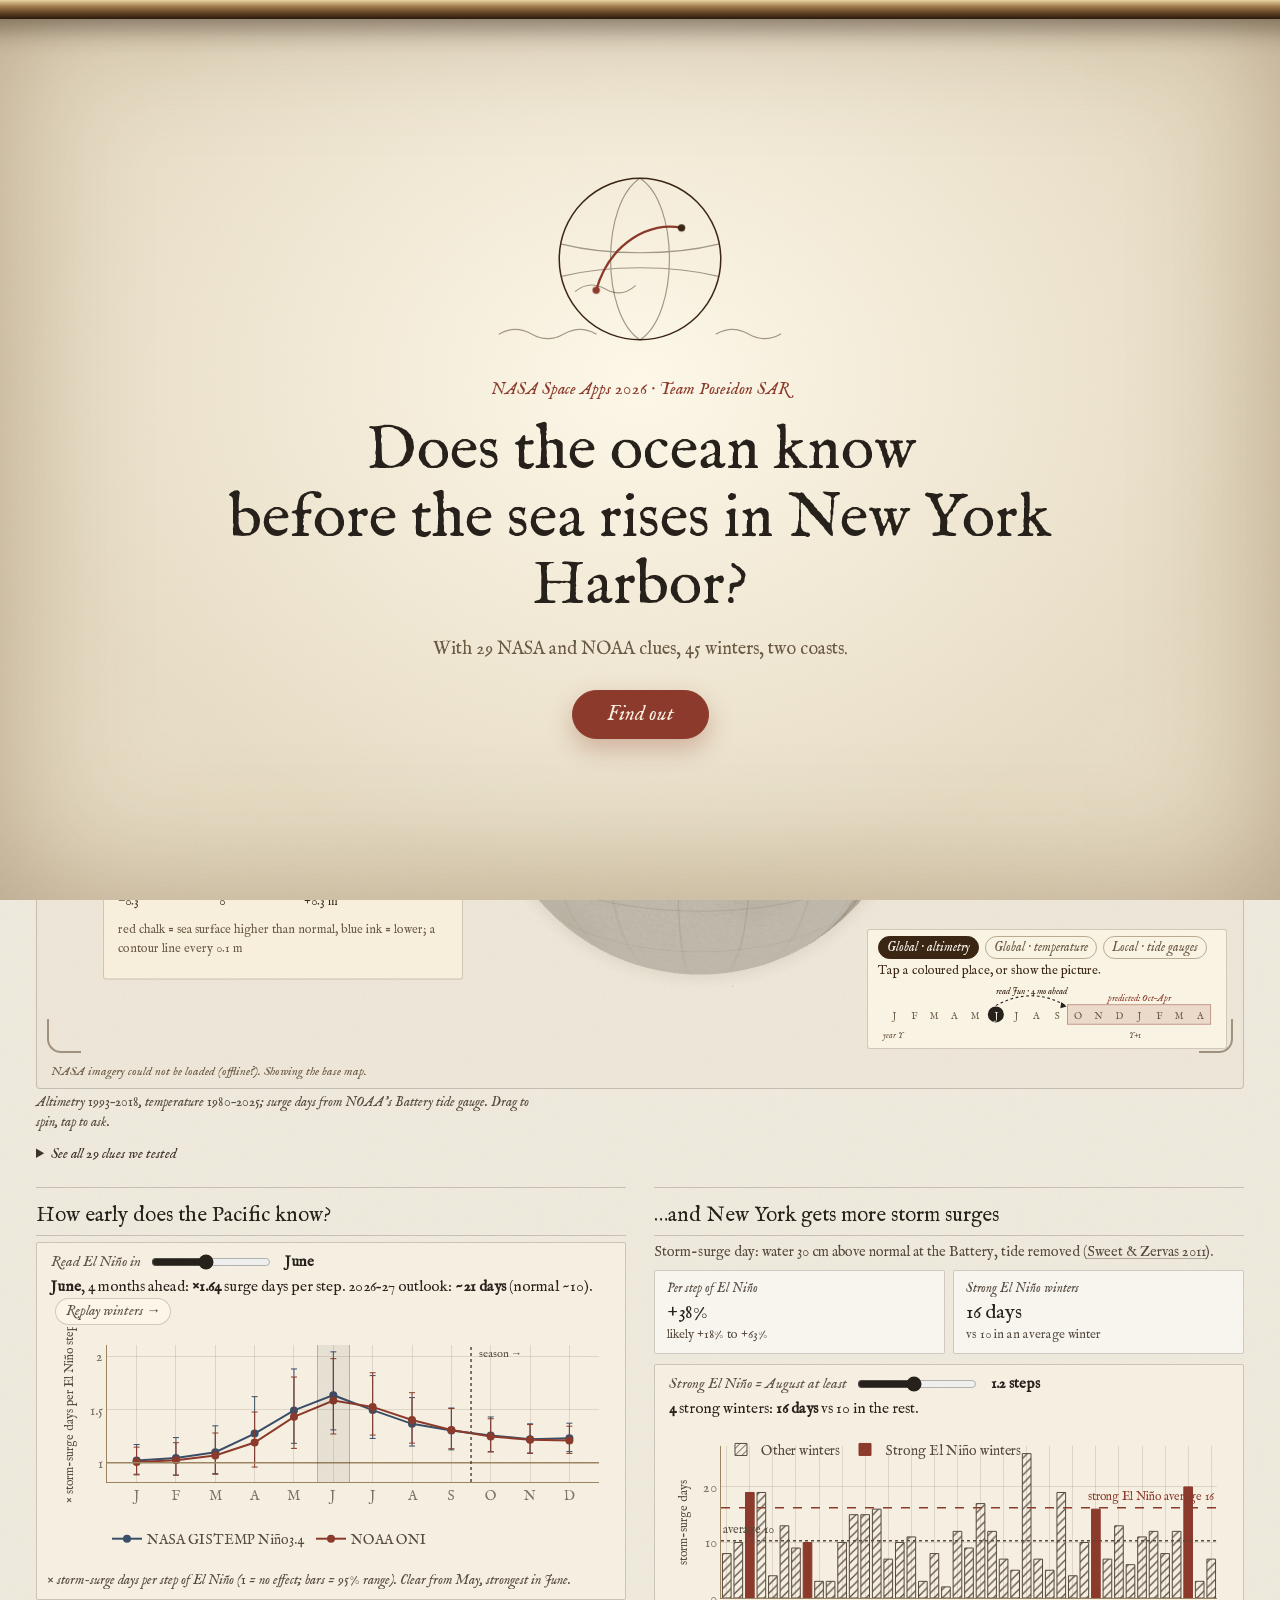
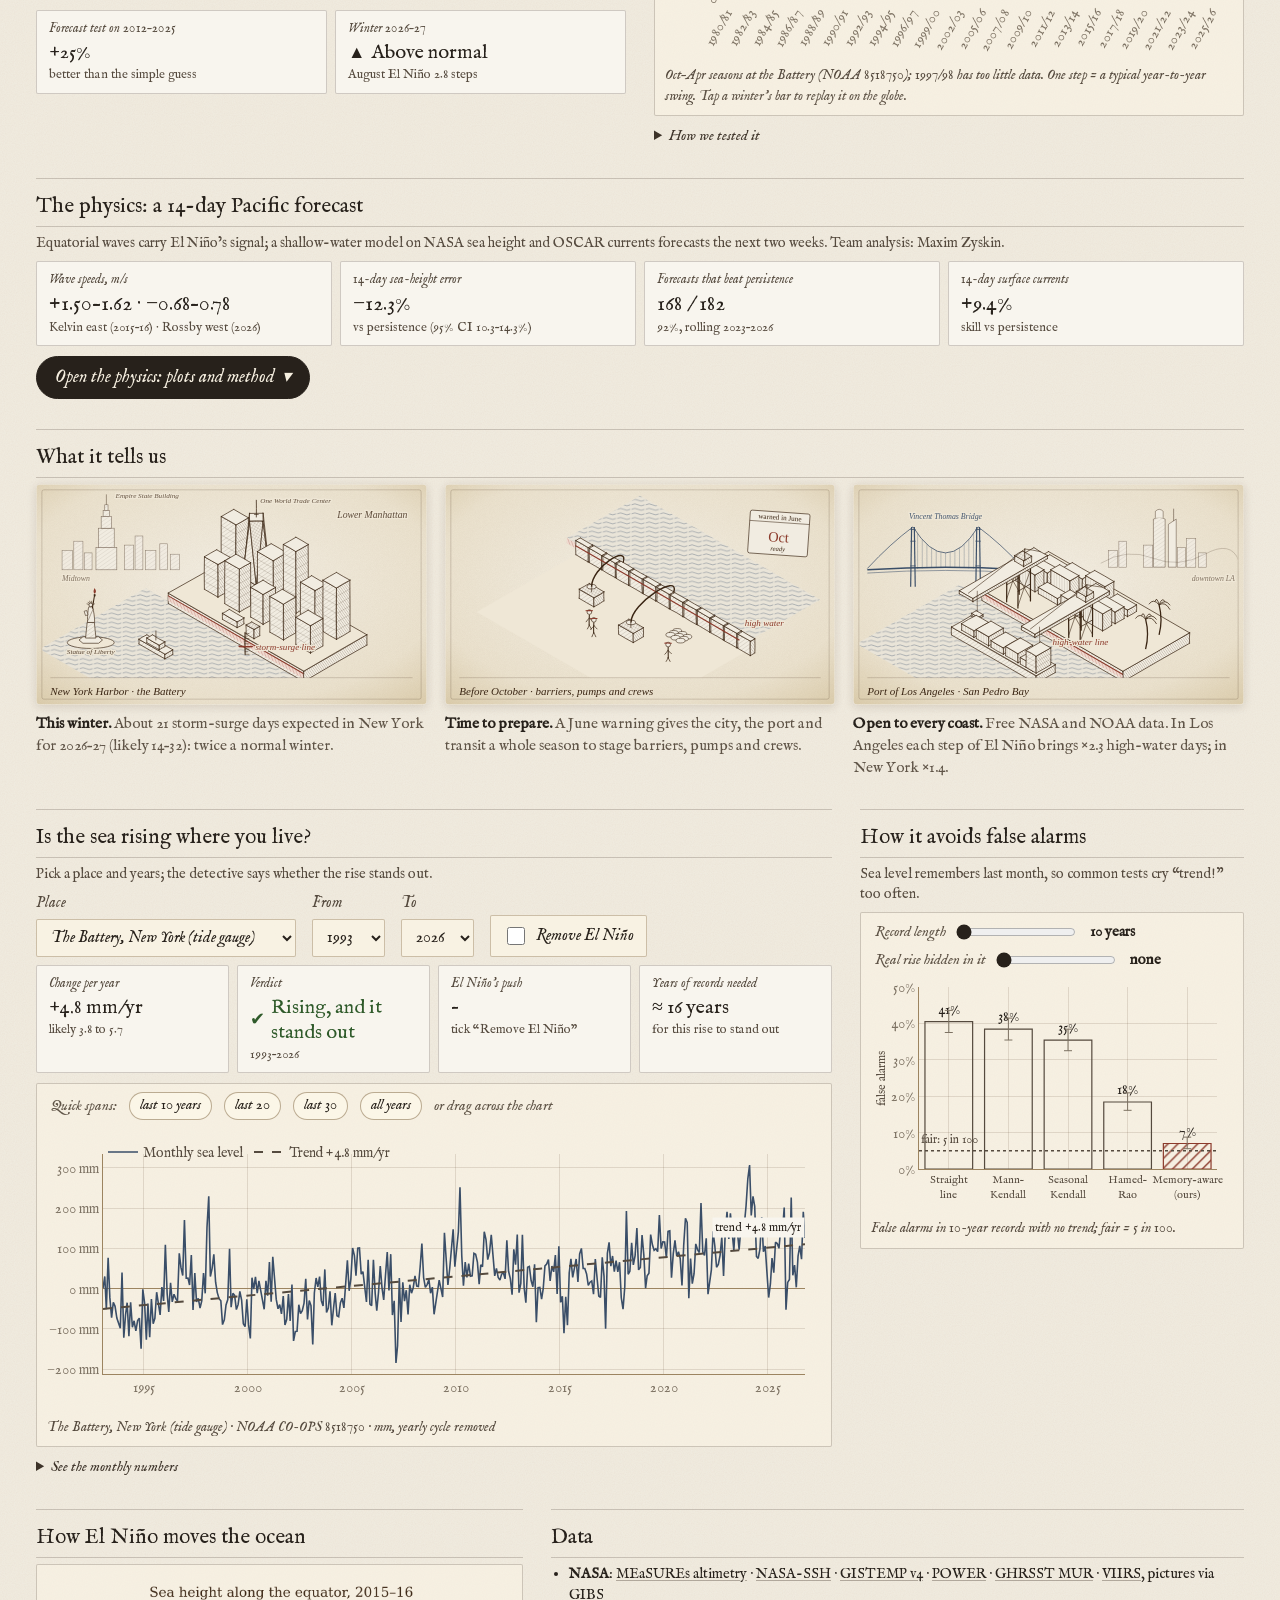
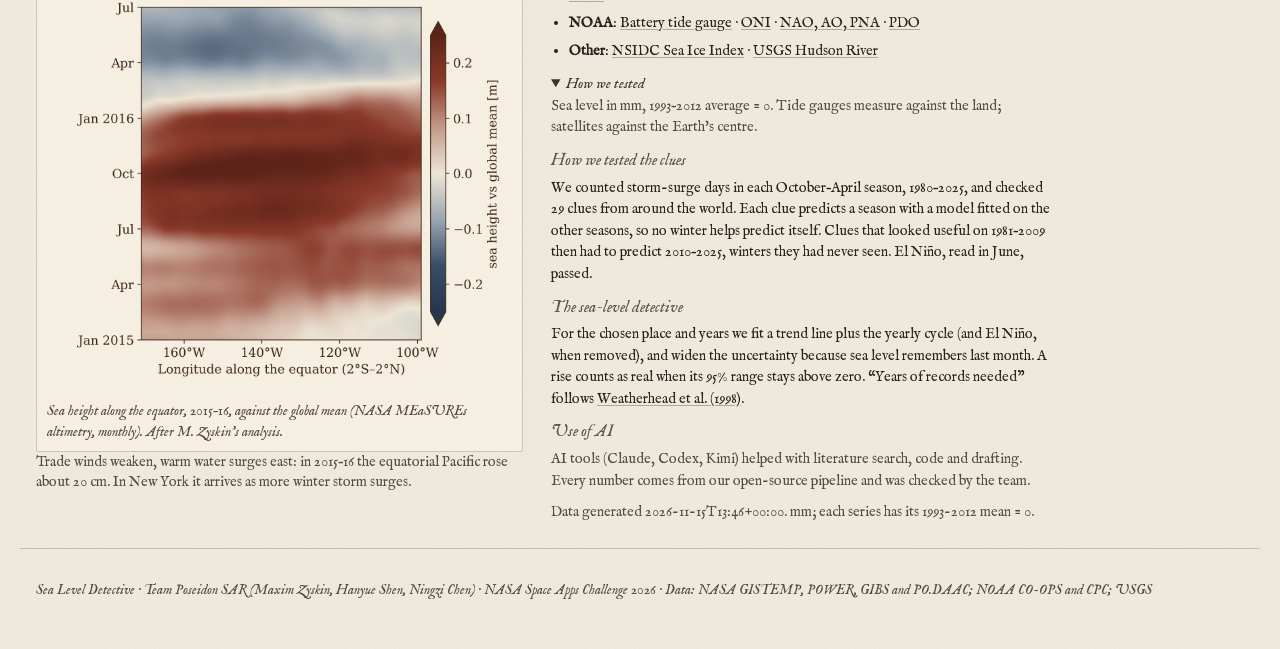
<file: sea-level-detective/index.html>
<!doctype html>
<html lang="en">
<head>
  <meta charset="utf-8">
  <meta name="viewport" content="width=device-width, initial-scale=1">
  <title>Sea Level Detective · Poseidon SAR</title>
  <meta name="description" content="Is sea level really rising where you live, or is it El Niño? A trend detective built on NASA satellite altimetry.">
  <link rel="stylesheet" href="style.css?v=20261115h">
  <link rel="stylesheet" href="manuscript.css?v=20261115i">
  <script src="vendor/plotly.min.js" defer></script>
  <script src="vendor/globe.gl.min.js" defer></script>
  <script type="module" src="app.js?v=20261115h"></script>
  <script type="module" src="manuscript.js?v=20261115h"></script>
  <noscript><style>.landing, .landing-roller { display: none !important; }</style></noscript>
</head>
<body>
<!-- Landing: a closed scroll with the question; "Find out" unrolls the page. Its own tiny script (not the app modules),
     so it can always open; without JavaScript it is never shown (noscript style in the head). -->
<div class="landing" id="landing" role="dialog" aria-modal="true" aria-labelledby="landing-title">
  <div class="landing-in">
    <svg class="l-sketch" viewBox="0 0 260 170" aria-hidden="true">
      <path pathLength="1" style="--d:.1s" d="M60 85a70 70 0 1 0 140 0a70 70 0 1 0-140 0"/>
      <path pathLength="1" style="--d:.5s" class="faint" d="M130 15c-34 22-34 118 0 140M130 15c34 22 34 118 0 140M62 72c40 10 96 10 136 0M62 100c40-10 96-10 136 0"/>
      <path pathLength="1" style="--d:.9s" class="faint" d="M74 113q12-10 26-2t26-3"/>
      <path pathLength="1" style="--d:1.2s" class="red" d="M92 112C104 70 140 52 166 58"/>
      <circle cx="92" cy="112" r="3.2" class="dot red"/><circle cx="166" cy="58" r="3.2" class="dot"/>
      <path pathLength="1" style="--d:1.6s" class="faint" d="M8 150q14-8 28 0t28 0t28 0M196 150q14-8 28 0t28 0"/>
    </svg>
    <p class="l-eyebrow">NASA Space Apps 2026 · Team Poseidon SAR</p>
    <h1 id="landing-title">Does the ocean know<br>before the sea rises in New York Harbor?</h1>
    <p class="l-sub">With 29 NASA and NOAA clues, 45 winters, two coasts.</p>
    <button type="button" id="landing-go">Find out</button>
  </div>
</div>
<div class="landing-roller" id="landing-roller" aria-hidden="true"></div>
<script>
(function () {
  var root = document.documentElement, L = document.getElementById("landing"), R = document.getElementById("landing-roller"),
      b = document.getElementById("landing-go"), calm = window.matchMedia && matchMedia("(prefers-reduced-motion: reduce)").matches;
  root.classList.add("landing-on");
  function go() {
    if (L.classList.contains("rolling")) return;
    window.scrollTo(0, 0);
    L.classList.add("rolling"); R.classList.add("rolling");
    setTimeout(function () { L.remove(); R.remove(); root.classList.remove("landing-on"); }, calm ? 250 : 1500);
  }
  b.addEventListener("click", go);
  setTimeout(function () { try { b.focus({ preventScroll: true }); } catch (e) {} }, 400);
})();
</script>
<header class="hero">
  <div class="wrap">
    <p class="eyebrow">NASA Space Apps 2026 · Be An Earth System Trend Detective!</p>
    <h1>Sea Level Detective</h1>
    <p class="team">by Team <b>Poseidon SAR</b> · Maxim Zyskin, Hanyue Shen and Ningzi Chen</p>
    <p class="team"><a href="slides.html">See the slides</a> · <a href="video30.html">▶ 30-second video</a> · <a href="video.html">▶ 1-minute video</a></p>
    <p class="lede">29 clues from around the Earth, one that works: in June, the tropical Pacific tells how many storm-surge days
      New York will get next winter.</p>
  </div>
</header>

<main class="wrap">
  <section id="world" aria-labelledby="world-title">
    <h2 id="world-title">Where on Earth is New York Harbor's winter written?</h2>
    <div class="globe-card">
      <div class="stage-head"><b>Of the Waters of New York</b><span id="hud-mode">Folio I · where the clue lies</span><span class="coast-switch" id="coast-switch" role="group" aria-label="Choose the coast"></span></div>
      <div class="globe-stage drawer-open nota-open" id="globe-stage">
        <div id="globe" role="img" aria-label="Rotating globe showing where on Earth data are linked to storm-surge days in New York Harbor"></div>
        <div class="hud" aria-hidden="true">
          <span class="c tl"></span><span class="c tr"></span><span class="c bl"></span><span class="c br"></span>
          
          <div class="hud-bl" id="hud-cursor">move the pen over the Earth</div>
        </div>

        <!-- what the globe is showing right now, and the temperature / altimetry switch -->
        <div class="globe-key" id="globe-key" aria-live="polite">
          <div class="gk-switch" id="gk-switch" role="group" aria-label="Show sea height or temperature">
            <button type="button" data-src="ssh">Global · altimetry</button><button type="button" data-src="sst">Global · temperature</button><button type="button" data-src="local">Local · tide gauges</button>
          </div>
          <div class="gk-text" id="gk-text"></div>
        </div>

        <!-- the three ways in: a rail of folio marks; each opens its own sidebar -->
        <nav class="rail" aria-label="Ways to explore the globe">
          <button type="button" class="rail-btn" id="tab-signal" aria-pressed="true"><span class="rail-num">I</span><span class="rail-txt">Find the clue</span></button>
          <button type="button" class="rail-btn" id="tab-winter" aria-pressed="false"><span class="rail-num">II</span><span class="rail-txt">Test a winter</span></button>
        </nav>

        <aside class="drawer" id="drawer" aria-label="Controls">
          <header class="drawer-head"><span id="drawer-title">Find the clue</span>
            <button type="button" class="pop-close" id="drawer-close" aria-label="Close this panel">×</button></header>
          <div class="drawer-body">

      <div class="globe-controls" id="panel-signal">
        <button id="globe-best" type="button" class="primary">★ Show me the best clue</button>
        <button id="globe-next" type="button">Next clue ›</button>
        <button id="globe-play" type="button" aria-pressed="false">▶ Play the months</button>
        <label class="globe-month">Read in
          <input type="range" id="globe-month" min="1" max="12" step="1" value="6" aria-describedby="globe-month-label">
        </label>
        <strong id="globe-month-label"></strong>
        <div class="pic-row">
          <span class="presets" id="pic-moments"></span>
        </div>
        <div class="nasa-legend" id="pic-legend" hidden></div>
        <div class="globe-legend" id="legend-signal">
          <span><i class="chip" style="background:#8b3a2b"></i><span id="lg-hi">warmer here → more storm-surge days in New York</span></span>
          <span><i class="chip" style="background:#3a4e68"></i><span id="lg-lo">cooler here → more storm-surge days</span></span>
          <span><i class="chip line" style="background:#a5462f"></i>proven clue, months ahead</span>
          <span><i class="chip line" style="background:#3b2614"></i>clue for the same month</span>
          <span><i class="chip line" style="background:#8a7a63"></i>tested, no clue</span>
        </div>
      </div>

      <!-- the former "See it from space" mode: no longer reachable from the rail; kept so its controls still initialise -->
      <div class="globe-controls" id="panel-nasa" hidden>
        <div class="presets" id="nasa-presets" aria-label="Jump to a moment"></div>
        <div class="layer-buttons" id="nasa-layers" role="group" aria-label="What the satellite shows">
          <button type="button" data-layer="sst">Sea temperature</button><button type="button" data-layer="ssh">Sea height</button><button type="button" data-layer="clouds">Clouds</button>
        </div>
        <button id="nasa-play" type="button" aria-pressed="false">▶ Play</button>
        <label class="globe-month">Date
          <input type="range" id="nasa-date" min="0" max="100" step="1" value="0" aria-describedby="nasa-date-label">
        </label>
        <strong id="nasa-date-label"></strong>
        <div class="nasa-legend" id="nasa-legend"></div>
      </div>

      <div class="globe-controls" id="panel-winter" hidden>
        <button id="winter-prev" type="button" aria-label="Previous winter">◀</button>
        <label class="globe-month winter-range">Winter
          <input type="range" id="winter-year" min="0" max="10" step="1" value="0" aria-describedby="winter-label">
        </label>
        <button id="winter-next" type="button" aria-label="Next winter">▶</button>
        <button id="winter-play" type="button" aria-pressed="false">▶ Play</button>
        <strong id="winter-label"></strong>
        <div id="wl-slot" class="wl-slot"></div>
        <span class="winter-note" id="winter-note"></span>
      </div>

          </div>
        </aside>

        <div class="nota-wrap" id="nota-wrap">
          <button type="button" class="pop-close" id="nota-close" aria-label="Close the note">×</button>
          <aside id="globe-info" class="globe-info" aria-live="polite"></aside>
        </div>
        <button type="button" class="nota-reopen" id="nota-reopen" aria-label="Show the note">§ Nota</button>
      </div>

      <!-- Test a winter: every winter at once, sliding up under the globe -->
      <div class="winter-sheet" id="winter-sheet" hidden>
        <div class="winter-timeline" id="winter-timeline"></div>
      </div>
      <div class="globe-status" id="nasa-status" aria-live="polite"></div>
    </div>
    <p class="caption" id="globe-caption"></p>

    <details class="table-view">
      <summary>See all 29 clues we tested</summary>
      <div id="world-table"></div>
    </details>
  </section>

  <!-- The evidence, laid out as a board of panels that sit side by side on wide screens:
       row 1 cause and effect (how early the Pacific knows / what New York gets), row 2 the sea-level detective and its test,
       row 3 the ocean mechanism and the data. -->
  <section class="board" aria-label="The evidence">
    <article class="panel span-6" id="lead-panel">
      <h2 class="panel-h">How early does the Pacific know?</h2>
      <figure class="chart-card">
        <div class="chart-ctrl">
          <label>Read El Niño in <input type="range" id="lead-month" min="1" max="12" step="1" value="6"></label>
          <b id="lead-month-l">June</b>
        </div>
        <div class="chart-readout" id="lead-readout" aria-live="polite"></div>
        <div id="lead-curve" class="chart short" role="img" aria-label="How early El Niño predicts the surge season, by month"></div>
        <figcaption class="caption" id="lead-caption"></figcaption>
      </figure>
      <div class="tiles tiles-2" id="lead-tiles" style="margin-top:10px"></div>
    </article>

    <article class="panel span-6" id="harbor" aria-labelledby="harbor-title">
      <h2 class="panel-h" id="harbor-title">…and New York gets more storm surges</h2>
      <p class="panel-lede">Storm-surge day: water 30 cm above normal at the Battery, tide removed
        (<a href="https://doi.org/10.1175/MWR-D-10-05043.1" target="_blank" rel="noopener">Sweet &amp; Zervas 2011</a>).</p>
      <div class="tiles tiles-2" id="ntr-tiles"></div>
      <figure class="chart-card">
        <div class="chart-ctrl">
          <label>Strong El Niño = August at least <input type="range" id="ntr-thr" min="0.5" max="2" step="0.1" value="1.2"></label>
          <b id="ntr-thr-l">1.2 steps</b>
        </div>
        <div class="chart-readout" id="ntr-readout" aria-live="polite"></div>
        <div id="ntrchart" class="chart short" role="img" aria-label="Surge days per cool season at the Battery, strong El Niño winters highlighted"></div>
        <figcaption id="ntr-caption" class="caption"></figcaption>
      </figure>
      <details class="table-view"><summary>How we tested it</summary><p class="note" id="ntr-note"></p></details>
    </article>

  <article class="panel span-12" id="physics-panel" aria-labelledby="physics-title">
    <h2 class="panel-h" id="physics-title">The physics: a 14-day Pacific forecast</h2>
    <p class="panel-lede">Equatorial waves carry El Niño’s signal; a shallow-water model on NASA sea height and OSCAR currents forecasts the next two weeks. Team analysis: Maxim Zyskin.</p>
    <div class="tiles phys-tiles">
      <div class="tile"><div class="tile-label">Wave speeds, m/s</div><div class="tile-value">+1.50–1.62 · −0.68–0.78</div><div class="tile-sub">Kelvin east (2015–16) · Rossby west (2026)</div></div>
      <div class="tile"><div class="tile-label">14-day sea-height error</div><div class="tile-value">−12.3%</div><div class="tile-sub">vs persistence (95% CI 10.3–14.3%)</div></div>
      <div class="tile"><div class="tile-label">Forecasts that beat persistence</div><div class="tile-value">168 / 182</div><div class="tile-sub">92%, rolling 2023–2026</div></div>
      <div class="tile"><div class="tile-label">14-day surface currents</div><div class="tile-value">+9.4%</div><div class="tile-sub">skill vs persistence</div></div>
    </div>
    <details class="phys-more">
      <summary>Open the physics: plots and method</summary>
    <div class="phys-grid">
      <figure><img src="img/zy_rossby_hovmoller.png?v=2" alt="Hovmöller diagram of the symmetric off-equatorial sea-height residual, 3° to 8° north and south, January to November 2026: bands slope westward over time at the first-Rossby speed." loading="lazy">
        <figcaption>Westward-sloping sea-height bands follow the first-Rossby speed (2026).</figcaption></figure>
      <figure><img src="img/zy_komega.png?v=2" alt="Wavenumber–frequency power spectrum of the same residual: power concentrated near the n = 1 equatorial Rossby dispersion curve." loading="lazy">
        <figcaption>Wavenumber–frequency power sits on the n = 1 Rossby branch.</figcaption></figure>
      <figure><img src="img/zy_ssh_oscar.png?v=2" alt="Map of NASA sea-surface height anomaly over the tropical Pacific with OSCAR total surface-current arrows, late October 2026: high sea along the equator." loading="lazy">
        <figcaption>NASA sea height with OSCAR surface currents, the model’s starting state.</figcaption></figure>
    </div>
    <p class="note">Data: NASA-SSH sea height (0.5° weekly) and NASA SSH V1.1 with OSCAR V2 currents, 201 weekly states 2023–2026, 170°W–100°W, 10°S–10°N.
      The model forecasts only the dynamical change on top of today’s ocean; coefficients are fit on earlier windows only, with no future wind forcing.</p>
    </details>
  </article>

  <article class="panel span-12" id="tells-panel" aria-labelledby="tells-title">
    <h2 class="panel-h" id="tells-title">What it tells us</h2>
    <div class="plates">
      <figure>
        <img src="img/plate_ny.svg?v=2" alt="Pen-and-ink plate: New York Harbor at the Battery, lower-Manhattan towers with One World Trade Center, the Empire State Building in Midtown behind, the Statue of Liberty in the harbor, the tide gauge and its ruler, and a red-chalk storm-surge band on the quay wall." loading="lazy">
        <figcaption><b>This winter.</b> About 21 storm-surge days expected in New York for 2026–27 (likely 14–32): twice a normal winter.</figcaption>
      </figure>
      <figure>
        <img src="img/plate_prepare.svg?v=2" alt="Pen-and-ink plate: flood-barrier panels holding back high water, pumps with hoses over the barrier, sandbags and a crew, and a calendar leaf: warned in June, ready by October." loading="lazy">
        <figcaption><b>Time to prepare.</b> A June warning gives the city, the port and transit a whole season to stage barriers, pumps and crews.</figcaption>
      </figure>
      <figure>
        <img src="img/plate_la.svg?v=2" alt="Pen-and-ink plate: the Port of Los Angeles under the Vincent Thomas Bridge, the downtown skyline behind, gantry cranes over a container ship, container stacks, palms, and a red-chalk high-water line on the wharf." loading="lazy">
        <figcaption><b>Open to every coast.</b> Free NASA and NOAA data. In Los Angeles each step of El Niño brings ×2.3 high-water days; in New York ×1.4.</figcaption>
      </figure>
    </div>
  </article>

  <article class="panel span-8" id="explorer" aria-labelledby="explorer-title">
    <h2 class="panel-h" id="explorer-title">Is the sea rising where you live?</h2>
    <p class="panel-lede">Pick a place and years; the detective says whether the rise stands out.</p>
    <div class="controls" role="group" aria-label="Choose what to investigate">
      <label>Place
        <select id="region"></select>
      </label>
      <label>From
        <select id="start"></select>
      </label>
      <label>To
        <select id="end"></select>
      </label>
      <label class="toggle">
        <input type="checkbox" id="enso">
        <span>Remove El Niño</span>
      </label>
      <label id="index-choice-wrap" hidden>Index
        <select id="index-choice"></select>
      </label>
    </div>

    <div class="tiles" aria-live="polite">
      <div class="tile">
        <div class="tile-label">Change per year</div>
        <div class="tile-value" id="t-trend">–</div>
        <div class="tile-sub" id="t-ci"></div>
      </div>
      <div class="tile">
        <div class="tile-label">Verdict</div>
        <div class="tile-value verdict" id="t-verdict">–</div>
        <div class="tile-sub" id="t-p"></div>
      </div>
      <div class="tile">
        <div class="tile-label">El Niño's push</div>
        <div class="tile-value" id="t-enso">–</div>
        <div class="tile-sub" id="t-enso-sub">Tick “Remove El Niño” to measure it</div>
      </div>
      <div class="tile">
        <div class="tile-label">Years of records needed</div>
        <div class="tile-value" id="t-years">–</div>
        <div class="tile-sub" id="t-years-sub"></div>
      </div>
    </div>

    <figure class="chart-card">
      <div class="chart-ctrl" id="span-ctrl">
        <span>Quick spans:</span>
        <button type="button" data-span="10">last 10 years</button><button type="button" data-span="20">last 20</button>
        <button type="button" data-span="30">last 30</button><button type="button" data-span="all">all years</button>
        <em class="tap-hint">or drag across the chart</em>
      </div>
      <div id="chart" class="chart" role="img" aria-label="Monthly sea level with fitted trend"></div>
      <figcaption id="chart-caption" class="caption"></figcaption>
    </figure>
    <details class="table-view">
      <summary>See the monthly numbers</summary>
      <div id="table"></div>
    </details>
  </article>

  <article class="panel span-4" aria-labelledby="sig-title">
    <h2 class="panel-h" id="sig-title">How it avoids false alarms</h2>
    <p class="panel-lede">Sea level remembers last month, so common tests cry “trend!” too often.</p>
    <figure class="chart-card">
      <div class="chart-ctrl">
        <label>Record length <input type="range" id="e1-years" min="0" max="5" step="1" value="0"></label> <b id="e1-years-l">10 years</b>
        <label>Real rise hidden in it <input type="range" id="e1-trend" min="0" max="4" step="1" value="0"></label> <b id="e1-trend-l">none</b>
      </div>
      <div id="e1chart" class="chart short" role="img" aria-label="False alarm rate by test"></div>
      <figcaption id="e1-caption" class="caption"></figcaption>
    </figure>
  </article>

  <article class="panel span-5" id="pacific-panel" aria-labelledby="pacific-title">
    <h2 class="panel-h" id="pacific-title">How El Niño moves the ocean</h2>
    <figure class="img-card">
      <img class="plain" src="img/hovmoller_equator.png?v=2" alt="Sea height along the equator (2°S–2°N, 170°W–100°W) against the global mean, January 2015 to July 2016: rising from spring 2015, high (red chalk) across the whole band from mid-2015, strongest from September to December 2015, then below normal (blue ink) by spring 2016." loading="lazy">
      <figcaption class="caption">Sea height along the equator, 2015–16, against the global mean (NASA MEaSUREs altimetry, monthly). After M. Zyskin’s analysis.</figcaption>
    </figure>
    <p class="panel-lede" id="pacific-lede">Trade winds weaken, warm water surges east: in 2015–16 the equatorial Pacific rose about 20 cm.
      In New York it arrives as more winter storm surges.</p>
  </article>

  <article class="panel span-7" aria-labelledby="data-title">
    <h2 class="panel-h" id="data-title">Data</h2>
    <ul id="sources" class="plain sources-compact">
      <li><b>NASA</b>: <a href="https://podaac.jpl.nasa.gov/dataset/SEA_SURFACE_HEIGHT_ALT_GRIDS_L4_2SATS_5DAY_6THDEG_V_JPL1812" target="_blank" rel="noopener">MEaSUREs altimetry</a> ·
        <a href="https://doi.org/10.5067/NSREF-SG0V1" target="_blank" rel="noopener">NASA-SSH</a> ·
        <a href="https://data.giss.nasa.gov/gistemp/" target="_blank" rel="noopener">GISTEMP v4</a> ·
        <a href="https://power.larc.nasa.gov/" target="_blank" rel="noopener">POWER</a> ·
        <a href="https://podaac.jpl.nasa.gov/dataset/MUR25-JPL-L4-GLOB-v04.2" target="_blank" rel="noopener">GHRSST MUR</a> ·
        <a href="https://worldview.earthdata.nasa.gov/?l=VIIRS_SNPP_CorrectedReflectance_TrueColor" target="_blank" rel="noopener">VIIRS</a>, pictures via
        <a href="https://nasa-gibs.github.io/gibs-api-docs/" target="_blank" rel="noopener">GIBS</a></li>
      <li><b>NOAA</b>: <a href="https://tidesandcurrents.noaa.gov/stationhome.html?id=8518750" target="_blank" rel="noopener">Battery tide gauge</a> ·
        <a href="https://www.cpc.ncep.noaa.gov/products/analysis_monitoring/ensostuff/ONI_v5.php" target="_blank" rel="noopener">ONI</a> ·
        <a href="https://www.cpc.ncep.noaa.gov/data/teledoc/telecontents.shtml" target="_blank" rel="noopener">NAO, AO, PNA</a> ·
        <a href="https://www.ncei.noaa.gov/access/monitoring/pdo/" target="_blank" rel="noopener">PDO</a></li>
      <li><b>Other</b>: <a href="https://nsidc.org/data/g02135" target="_blank" rel="noopener">NSIDC Sea Ice Index</a> ·
        <a href="https://waterdata.usgs.gov/monitoring-location/USGS-01358000/" target="_blank" rel="noopener">USGS Hudson River</a></li>
    </ul>
    <details class="table-view" open>
      <summary>How we tested</summary>
      <div>
        <p class="note">Sea level in mm, 1993–2012 average = 0. Tide gauges measure against the land; satellites against the Earth's centre.</p>
        <h3>How we tested the clues</h3>
        <p>We counted storm-surge days in each October–April season, 1980–2025, and checked 29 clues from around the world. Each clue
          predicts a season with a model fitted on the other seasons, so no winter helps predict itself. Clues that looked useful on
          1981–2009 then had to predict 2010–2025, winters they had never seen. El Niño, read in June, passed.</p>
        <h3>The sea-level detective</h3>
        <p>For the chosen place and years we fit a trend line plus the yearly cycle (and El Niño, when removed), and widen the
          uncertainty because sea level remembers last month. A rise counts as real when its 95% range stays above zero.
          “Years of records needed” follows <a href="https://doi.org/10.1029/98JD00995" target="_blank" rel="noopener">Weatherhead et al. (1998)</a>.</p>
        <h3>Use of AI</h3>
        <p class="note">AI tools (Claude, Codex, Kimi) helped with literature search, code and drafting. Every number comes from our
          open-source pipeline and was checked by the team.</p>
      </div>
    </details>
    <p class="generated" id="generated"></p>
  </article>
  </section>
</main>
<button type="button" class="anim-master" id="anim-master" aria-pressed="true">❚❚ Pause the moving charts</button>
<footer class="wrap foot">Sea Level Detective · Team Poseidon SAR (Maxim Zyskin, Hanyue Shen, Ningzi Chen) · NASA Space Apps Challenge 2026 · Data: NASA GISTEMP, POWER, GIBS and PO.DAAC; NOAA CO-OPS and CPC; USGS</footer>
</body>
</html>
</file>
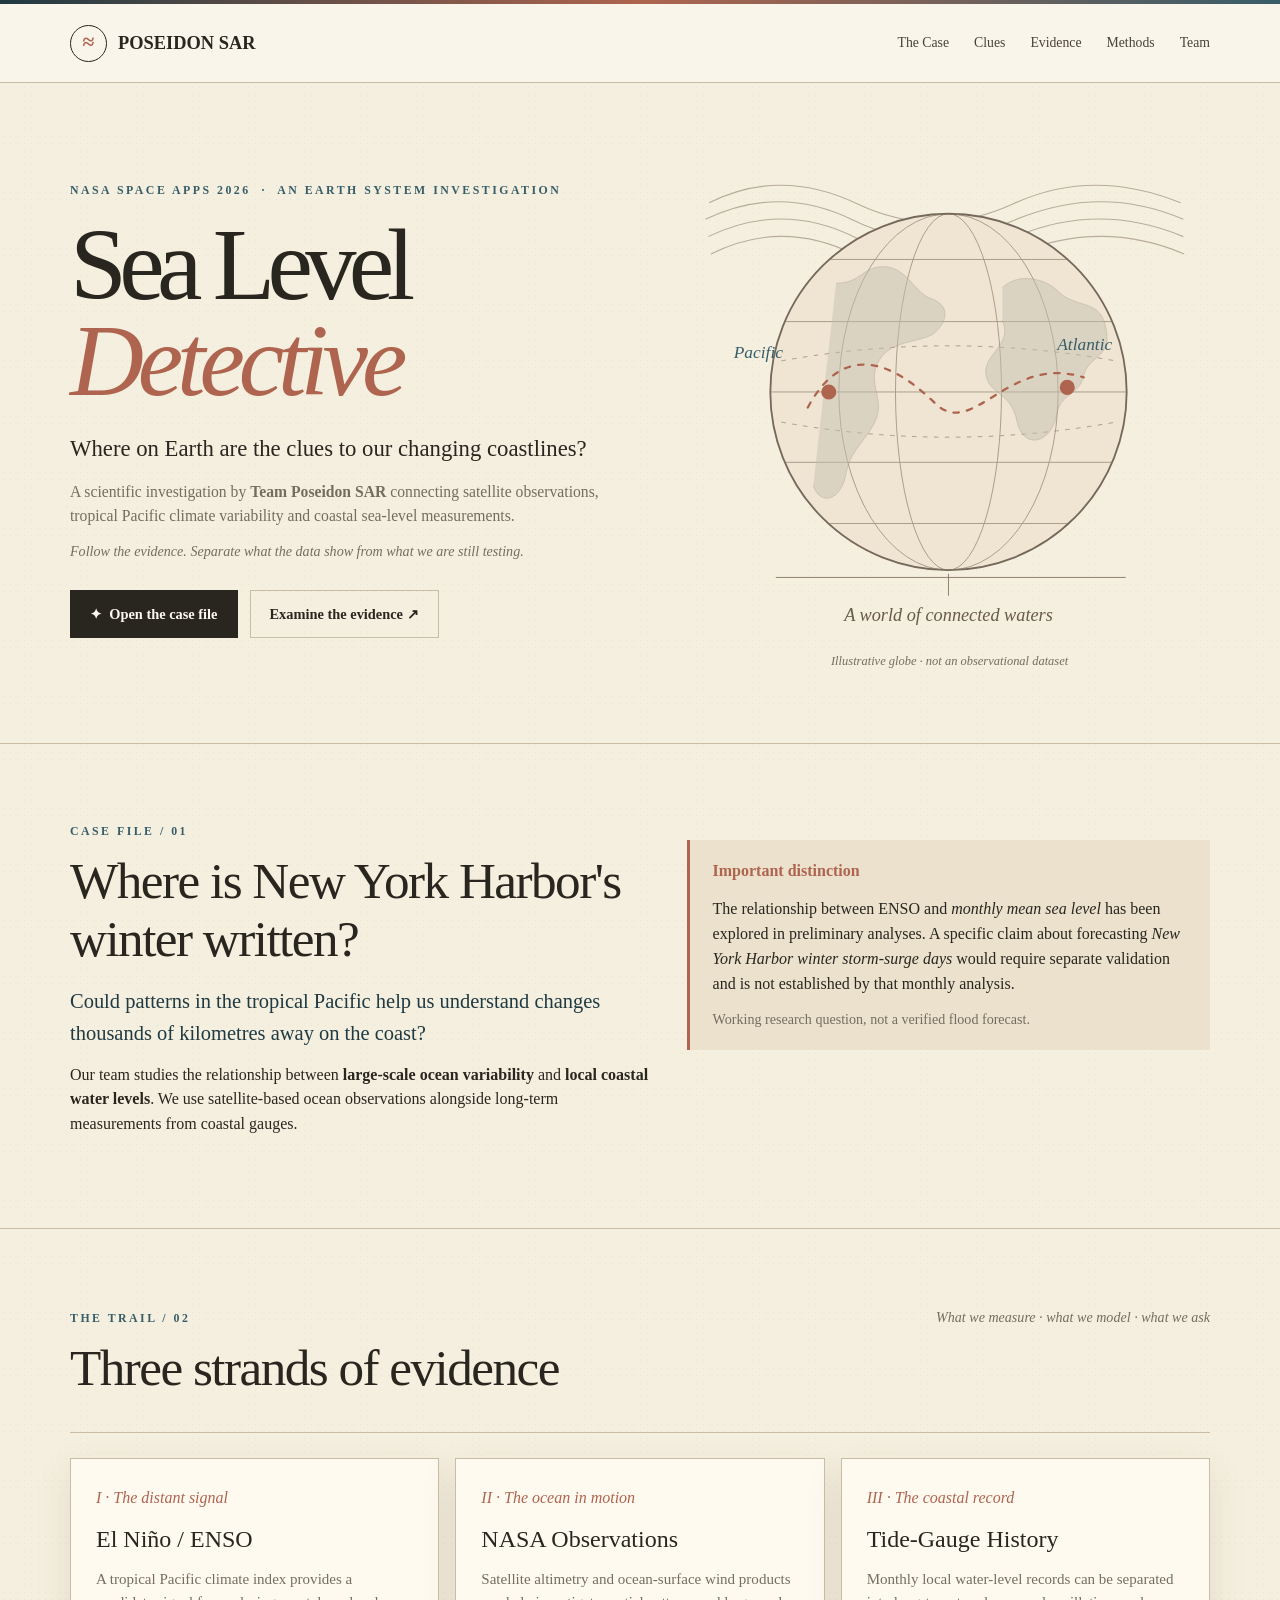
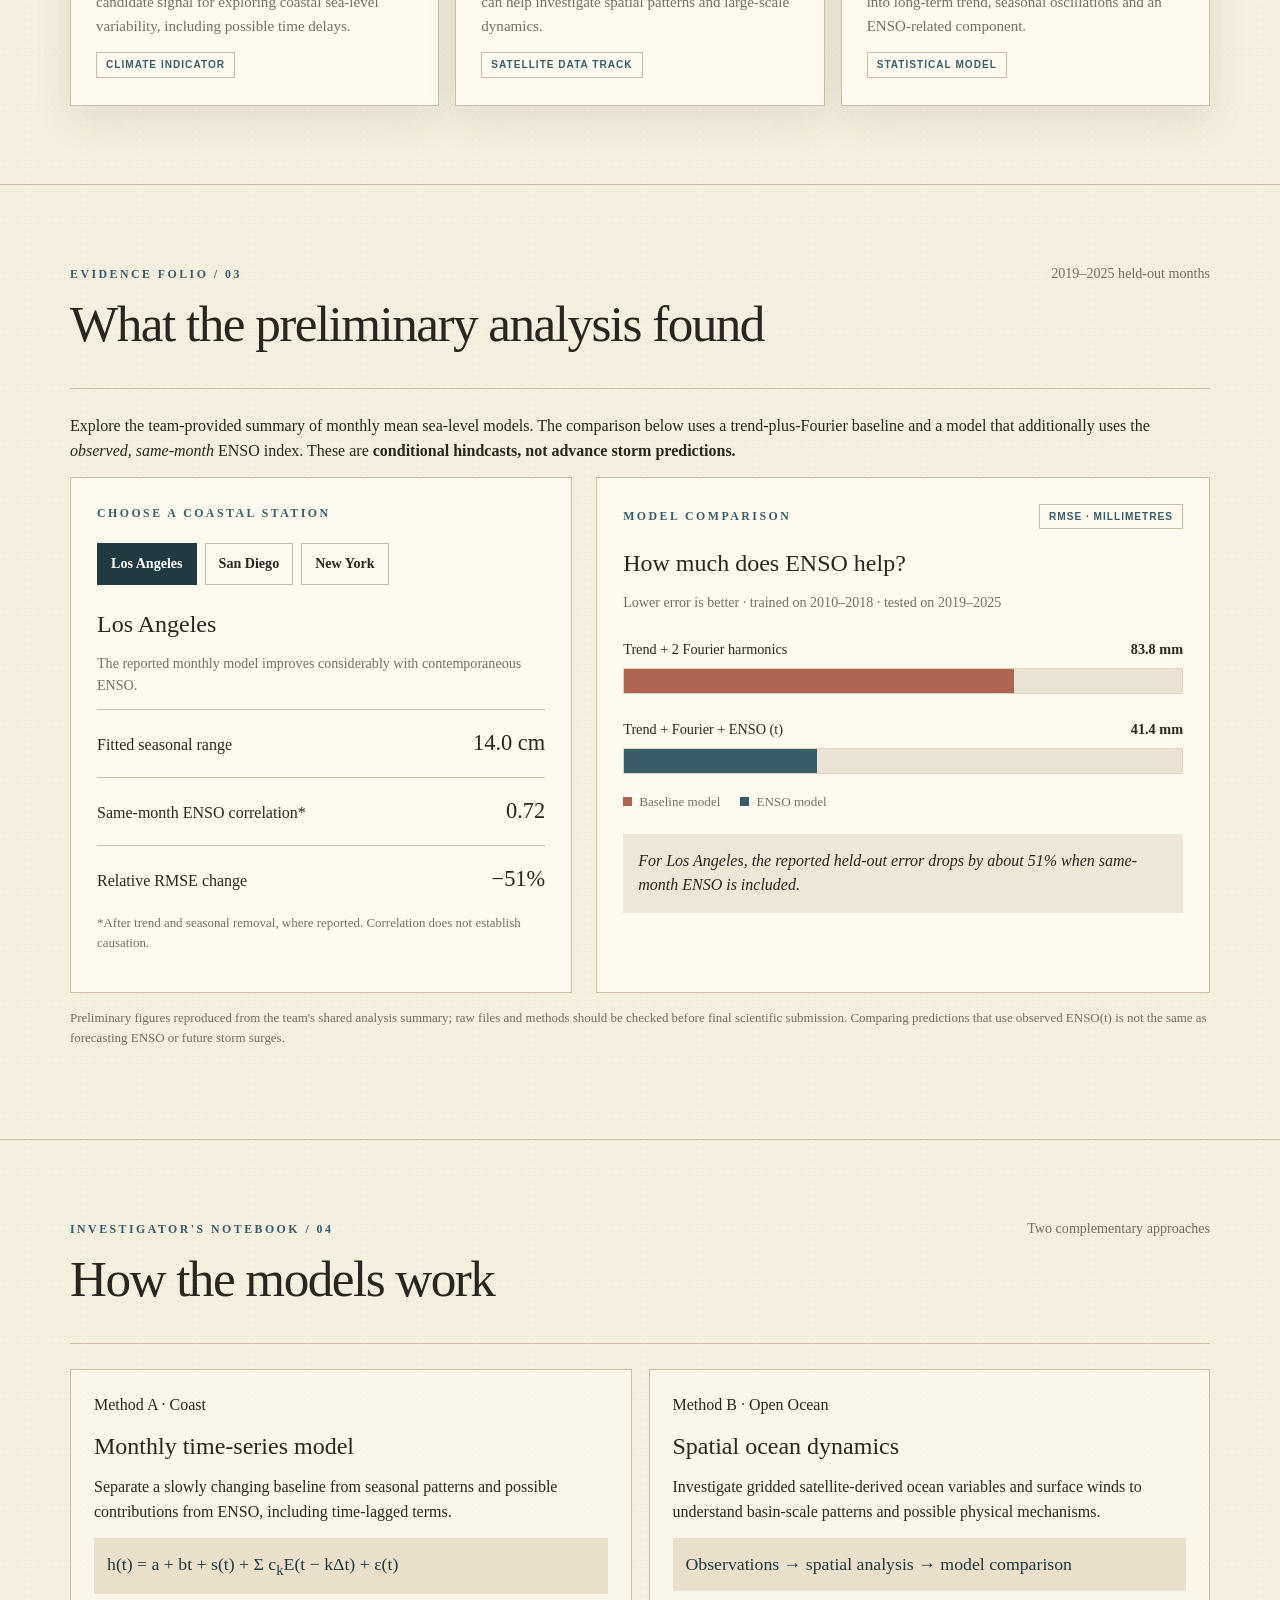
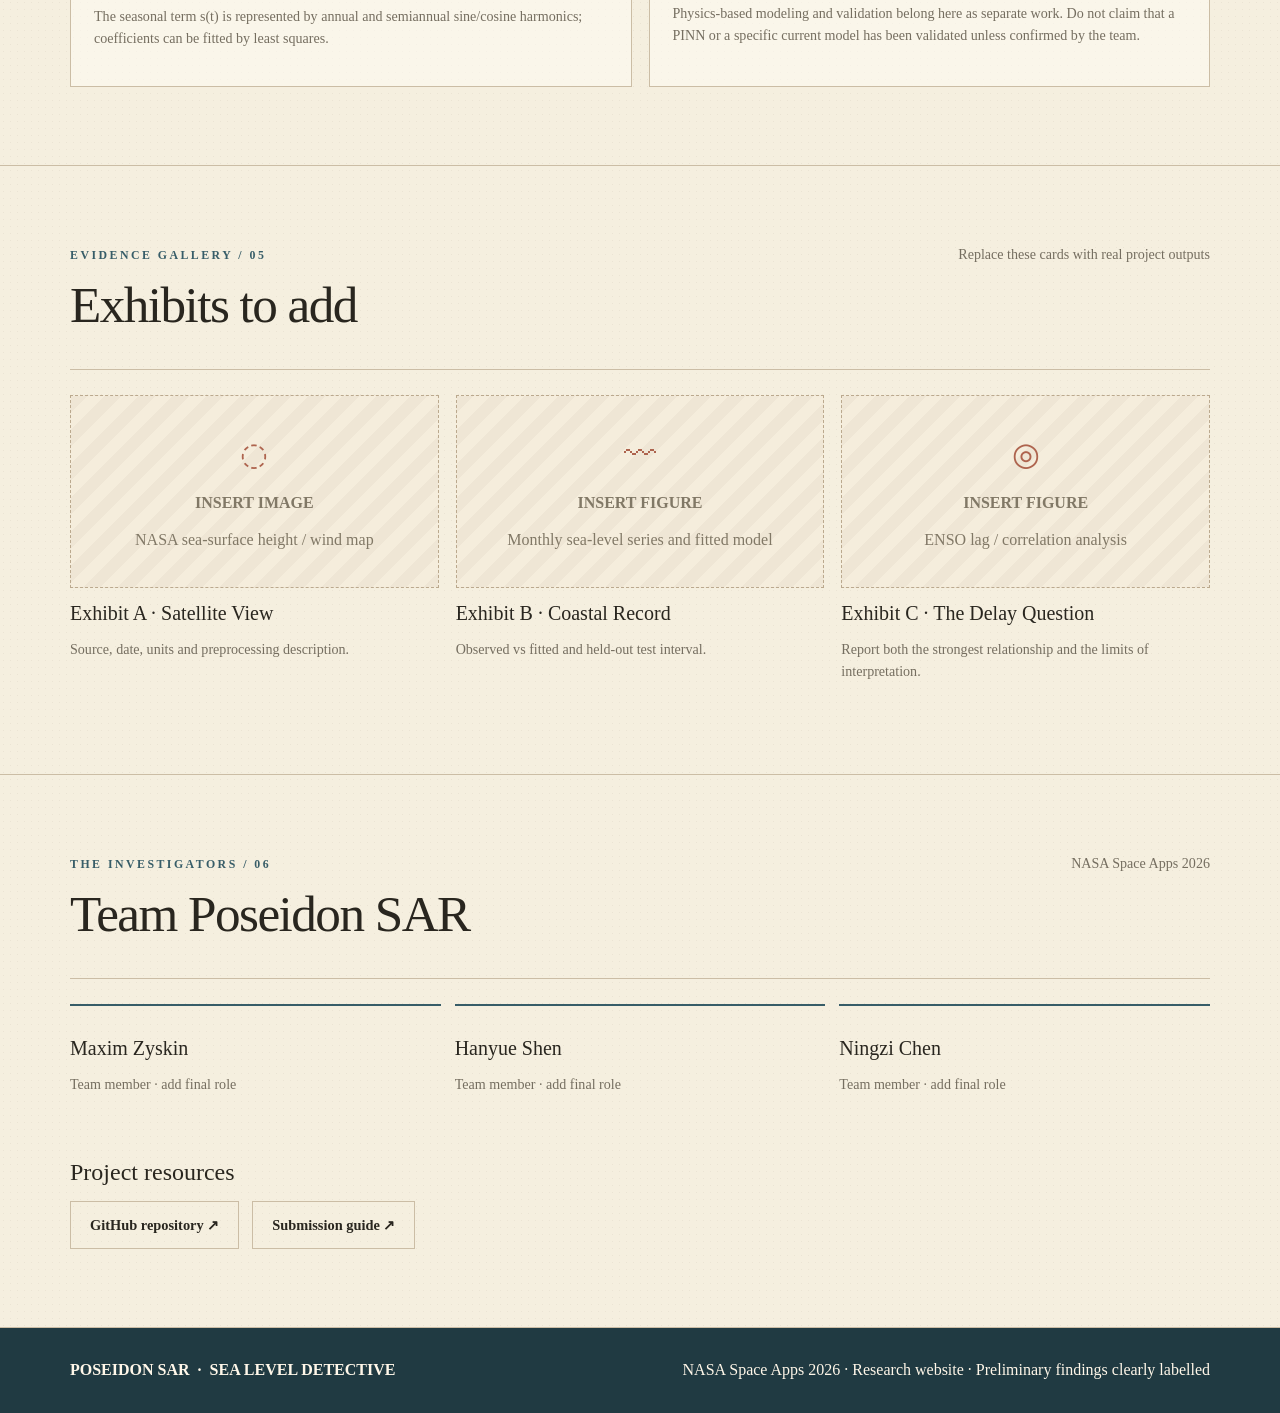
<file: poseidon-sar-sea-level-detective (1).html>
<!DOCTYPE html>
<html lang="en">
<head>
  <meta charset="UTF-8" />
  <meta name="viewport" content="width=device-width, initial-scale=1" />
  <meta name="description" content="Poseidon SAR — exploring the connections between global ocean variability and coastal sea level for NASA Space Apps 2026." />
  <title>Sea Level Detective | Poseidon SAR</title>
  <style>
    :root {
      --paper: #f5efdf;
      --paper-light: #fffaf0;
      --ink: #29261f;
      --muted: #756e60;
      --line: #cbbda5;
      --rust: #ae644e;
      --ocean: #375d68;
      --ocean-dark: #203a42;
      --shadow: 0 14px 35px rgba(70, 54, 35, .10);
    }
    * { box-sizing: border-box; }
    html { scroll-behavior: smooth; }
    body {
      margin: 0;
      font-family: Georgia, 'Times New Roman', serif;
      color: var(--ink);
      background-color: var(--paper);
      background-image: radial-gradient(rgba(74, 60, 40, .06) .65px, transparent .65px);
      background-size: 7px 7px;
      line-height: 1.55;
    }
    a { color: inherit; }
    button { font: inherit; }
    .container { width: min(1140px, calc(100% - 48px)); margin: auto; }
    .eyebrow { text-transform: uppercase; font-size: .74rem; letter-spacing: .21em; font-weight: 700; color: var(--ocean); }
    .small { font-size: .88rem; color: var(--muted); }
    .topline { height: 4px; background: linear-gradient(90deg, var(--ocean-dark), var(--rust), var(--ocean)); }
    header { background: rgba(250, 246, 237, .95); border-bottom: 1px solid var(--line); }
    nav { min-height: 78px; display: flex; justify-content: space-between; align-items: center; gap: 25px; }
    .brand { display: inline-flex; gap: 11px; align-items: center; text-decoration: none; font-weight: 700; font-size: 1.15rem; white-space: nowrap; }
    .brand-mark { display: grid; place-items: center; width: 37px; height: 37px; border: 1px solid var(--ink); border-radius: 50%; color: var(--rust); font-size: 1.35rem; }
    .nav-links { display: flex; gap: 25px; flex-wrap: wrap; }
    .nav-links a { text-decoration: none; font-size: .86rem; color: #484337; }
    .nav-links a:hover { color: var(--rust); }
    .hero { overflow: hidden; border-bottom: 1px solid var(--line); }
    .hero-layout { display: grid; grid-template-columns: 1.07fr .93fr; align-items: center; gap: 20px; min-height: 590px; padding: 65px 0 72px; }
    .hero h1 { font-size: clamp(4.6rem, 8vw, 7.2rem); font-weight: 500; letter-spacing: -.075em; line-height: .94; margin: 18px 0 22px; }
    .hero h1 em { display: block; font-weight: 400; color: var(--rust); letter-spacing: -.06em; }
    .hero-lead { font-size: clamp(1.12rem, 2.2vw, 1.42rem); max-width: 580px; margin: 0 0 13px; }
    .hero-description { max-width: 555px; color: var(--muted); font-size: .98rem; }
    .buttons { display: flex; flex-wrap: wrap; gap: 12px; margin-top: 27px; }
    .button { display: inline-flex; align-items: center; justify-content: center; gap: 9px; padding: 12px 19px; text-decoration: none; border: 1px solid var(--ink); font-weight: 700; font-size: .9rem; background: transparent; transition: .2s ease; }
    .button:hover { transform: translateY(-2px); }
    .button.primary { background: var(--ink); color: var(--paper-light); }
    .button.secondary { border-color: var(--line); }
    .globe-panel { position: relative; max-width: 590px; margin-inline: auto; width: 100%; }
    .globe-panel svg { display: block; width: 100%; height: auto; }
    .globe-caption { font-style: italic; color: var(--muted); font-size: .78rem; text-align: center; margin-top: -8px; }
    .chapter { padding: 78px 0; border-bottom: 1px solid var(--line); }
    .section-heading { display: flex; justify-content: space-between; gap: 15px; align-items: baseline; padding-bottom: 17px; border-bottom: 1px solid var(--line); margin-bottom: 25px; }
    h2 { font-weight: 500; font-size: clamp(2.1rem, 4vw, 3.2rem); line-height: 1.13; letter-spacing: -.03em; margin: 12px 0 18px; }
    h3 { font-size: 1.5rem; font-weight: 500; margin: 10px 0; }
    p { margin: 0 0 13px; }
    .case-grid { display: grid; grid-template-columns: 1.05fr .95fr; gap: 38px; align-items: start; }
    .case-question { font-size: 1.28rem; color: var(--ocean-dark); }
    .note { padding: 19px 23px; background: #ebe1cd; border-left: 3px solid var(--rust); }
    .note strong { color: var(--rust); }
    .cards { display: grid; grid-template-columns: repeat(3, 1fr); gap: 16px; }
    .card { background: var(--paper-light); padding: 27px 25px; border: 1px solid var(--line); box-shadow: var(--shadow); }
    .card .number { color: var(--rust); font-style: italic; font-size: 1rem; }
    .card p { font-size: .94rem; color: var(--muted); }
    .tag { display: inline-block; padding: 4px 9px; border: 1px solid var(--line); color: var(--ocean); text-transform: uppercase; font-family: Arial, sans-serif; font-size: .63rem; font-weight: 700; letter-spacing: .1em; }
    .evidence-shell { display: grid; grid-template-columns: .9fr 1.1fr; gap: 24px; }
    .evidence-sidebar, .evidence-chart { padding: 26px; background: var(--paper-light); border: 1px solid var(--line); }
    .tabs { display: flex; gap: 8px; flex-wrap: wrap; margin: 21px 0; }
    .tab { background: transparent; padding: 9px 13px; border: 1px solid var(--line); color: var(--ink); cursor: pointer; font-weight: 700; font-size: .88rem; }
    .tab[aria-selected="true"] { background: var(--ocean-dark); color: white; border-color: var(--ocean-dark); }
    .stat { border-top: 1px solid var(--line); padding: 16px 0; display: flex; justify-content: space-between; align-items: baseline; gap: 15px; }
    .stat:last-child { padding-bottom: 0; }
    .stat b { font-size: 1.4rem; font-weight: 500; }
    .chart-topline { display: flex; justify-content: space-between; gap: 10px; align-items: center; margin-bottom: 16px; }
    .chart-group { margin-top: 24px; }
    .chart-label { display: flex; justify-content: space-between; gap: 12px; font-size: .89rem; margin-bottom: 8px; }
    .track { height: 26px; background: #eae2d3; border: 1px solid #ded2bc; }
    .fill { width: 0; height: 100%; background: var(--rust); transition: width .4s ease; }
    .fill.enso { background: var(--ocean); }
    .legend { display: flex; flex-wrap: wrap; gap: 20px; margin: 18px 0 0; font-size: .82rem; color: var(--muted); }
    .legend span::before { content: ''; display: inline-block; width: 9px; height: 9px; background: var(--rust); margin-right: 7px; }
    .legend span:last-child::before { background: var(--ocean); }
    .result-note { margin-top: 21px; padding: 15px; background: #eee7d8; font-style: italic; }
    .method-grid { display: grid; grid-template-columns: repeat(2, 1fr); gap: 17px; }
    .method-step { border: 1px solid var(--line); padding: 23px; background: rgba(255, 251, 243, .58); }
    .formula { overflow-wrap: anywhere; font-size: 1.11rem; color: var(--ocean-dark); margin-top: 11px; padding: 13px; background: #e9dfca; }
    .gallery { display: grid; grid-template-columns: repeat(3, 1fr); gap: 17px; }
    .placeholder { min-height: 193px; display: flex; flex-direction: column; align-items: center; justify-content: center; text-align: center; gap: 12px; color: #817866; border: 1px dashed #bba98e; background: repeating-linear-gradient(135deg, #efe6d5, #efe6d5 12px, #f5eddc 12px, #f5eddc 24px); }
    .placeholder .glyph { font-size: 2rem; color: var(--rust); }
    .gallery h3 { font-size: 1.25rem; }
    .fineprint { font-size: .81rem; color: var(--muted); }
    .team-grid { display: grid; grid-template-columns: repeat(3, 1fr); gap: 14px; }
    .team-member { border-top: 2px solid var(--ocean); padding: 17px 0; }
    .team-member h3 { font-size: 1.25rem; }
    .resources { display: flex; gap: 13px; flex-wrap: wrap; }
    footer { background: var(--ocean-dark); color: #fff7e9; padding: 30px 0; }
    footer .container { display: flex; justify-content: space-between; gap: 16px; flex-wrap: wrap; }
    footer a { color: #fff7e9; }
    @media (max-width: 860px) {
      .hero-layout, .case-grid, .evidence-shell { grid-template-columns: 1fr; }
      .hero-layout { padding: 55px 0 58px; }
      .globe-panel { max-width: 450px; }
      .cards, .gallery { grid-template-columns: 1fr 1fr; }
      .nav-links { gap: 12px; }
    }
    @media (max-width: 570px) {
      .container { width: min(100% - 30px, 1140px); }
      nav { padding: 17px 0; align-items: flex-start; flex-direction: column; gap: 14px; }
      .nav-links { gap: 14px; }
      .hero h1 { font-size: clamp(3.5rem, 13vw, 5rem); }
      .chapter { padding: 56px 0; }
      .cards, .gallery, .method-grid, .team-grid { grid-template-columns: 1fr; }
      .section-heading { display: block; }
    }
    @media (prefers-reduced-motion: reduce) {
      html { scroll-behavior: auto; }
      *, *::before, *::after { transition-duration: .01ms !important; }
    }
  </style>
</head>
<body>
  <div class="topline"></div>
  <header>
    <nav class="container" aria-label="Primary navigation">
      <a href="#home" class="brand"><span class="brand-mark" aria-hidden="true">≈</span> POSEIDON SAR</a>
      <div class="nav-links">
        <a href="#case">The Case</a>
        <a href="#clues">Clues</a>
        <a href="#evidence">Evidence</a>
        <a href="#methods">Methods</a>
        <a href="#team">Team</a>
      </div>
    </nav>
  </header>

  <main>
    <section class="hero" id="home">
      <div class="container hero-layout">
        <div>
          <div class="eyebrow">NASA Space Apps 2026 &nbsp;·&nbsp; An Earth System Investigation</div>
          <h1>Sea Level <em>Detective</em></h1>
          <p class="hero-lead">Where on Earth are the clues to our changing coastlines?</p>
          <p class="hero-description">A scientific investigation by <strong>Team Poseidon SAR</strong> connecting satellite observations, tropical Pacific climate variability and coastal sea-level measurements.</p>
          <p class="small"><em>Follow the evidence. Separate what the data show from what we are still testing.</em></p>
          <div class="buttons">
            <a href="#case" class="button primary">✦ &nbsp;Open the case file</a>
            <a href="#evidence" class="button secondary">Examine the evidence ↗</a>
          </div>
        </div>
        <div class="globe-panel">
          <!-- Decorative globe. It is an illustration, NOT a map of scientific measurements. -->
          <svg viewBox="0 0 570 560" xmlns="http://www.w3.org/2000/svg" role="img" aria-label="Decorative vintage globe with ocean wave motifs">
            <defs>
              <clipPath id="globeClip"><circle cx="284" cy="267" r="195"/></clipPath>
            </defs>
            <g fill="none" stroke="#9c8e7d" stroke-width="1.2" opacity=".68">
              <path d="M22 60 Q100 21 184 61 T355 61 T538 60"/>
              <path d="M18 78 Q99 39 180 79 T356 79 T541 78"/>
              <path d="M21 97 Q102 58 182 98 T355 98 T541 97"/>
              <path d="M24 116 Q102 77 182 117 T356 117 T542 116"/>
            </g>
            <circle cx="284" cy="267" r="195" fill="#efe5d2" stroke="#76695b" stroke-width="2"/>
            <g clip-path="url(#globeClip)" fill="none" stroke="#887966" opacity=".72">
              <ellipse cx="284" cy="267" rx="58" ry="195"/><ellipse cx="284" cy="267" rx="120" ry="195"/>
              <path d="M89 267H479M104 190H464M104 344H464M142 122H426M142 411H426"/>
              <path d="M101 233Q284 200 467 233 M101 300Q284 333 467 300" stroke-dasharray="5 7"/>
              <path d="M161 148c28 0 29-19 53-18 25 1 33 29 51 35 21 7 18 25 4 37-12 11-46 7-60 29-16 24 5 42-4 65-8 21-29 35-33 59-5 32-29 37-36 14M343 153c18-18 49-9 61 4 18 18 44 9 51 35 11 39-18 34-23 57-5 23-26 18-30 44-5 29-36 39-43 6-6-33-32-29-34-52-3-21 30-32 18-58" fill="#b5b1a0" opacity=".47"/>
            </g>
            <g fill="none" stroke="#ae644e" stroke-width="2.5" stroke-linecap="round">
              <path d="M130 284C174 202 234 245 270 280C311 319 350 225 432 251" stroke-dasharray="6 9"/>
              <circle cx="153" cy="267" r="7" fill="#ae644e"/><circle cx="414" cy="262" r="7" fill="#ae644e"/>
            </g>
            <g font-family="Georgia, serif" fill="#375d68" font-size="19" font-style="italic">
              <text x="49" y="230">Pacific</text><text x="403" y="221">Atlantic</text>
            </g>
            <g stroke="#887966" fill="none" stroke-width="1">
              <path d="M95 470H478M284 466v24"/>
            </g>
            <text x="284" y="518" text-anchor="middle" fill="#675a49" font-family="Georgia,serif" font-style="italic" font-size="20">A world of connected waters</text>
          </svg>
          <div class="globe-caption">Illustrative globe · not an observational dataset</div>
        </div>
      </div>
    </section>

    <section id="case" class="chapter">
      <div class="container">
        <div class="eyebrow">Case File / 01</div>
        <div class="case-grid">
          <div>
            <h2>Where is New York Harbor's winter written?</h2>
            <p class="case-question">Could patterns in the tropical Pacific help us understand changes thousands of kilometres away on the coast?</p>
            <p>Our team studies the relationship between <strong>large-scale ocean variability</strong> and <strong>local coastal water levels</strong>. We use satellite-based ocean observations alongside long-term measurements from coastal gauges.</p>
          </div>
          <aside class="note">
            <p><strong>Important distinction</strong></p>
            <p>The relationship between ENSO and <em>monthly mean sea level</em> has been explored in preliminary analyses. A specific claim about forecasting <em>New York Harbor winter storm-surge days</em> would require separate validation and is not established by that monthly analysis.</p>
            <p class="small" style="margin-bottom:0">Working research question, not a verified flood forecast.</p>
          </aside>
        </div>
      </div>
    </section>

    <section class="chapter" id="clues">
      <div class="container">
        <div class="section-heading"><div><div class="eyebrow">The Trail / 02</div><h2>Three strands of evidence</h2></div><span class="small"><em>What we measure · what we model · what we ask</em></span></div>
        <div class="cards">
          <article class="card"><span class="number">I · The distant signal</span><h3>El Niño / ENSO</h3><p>A tropical Pacific climate index provides a candidate signal for exploring coastal sea-level variability, including possible time delays.</p><span class="tag">Climate indicator</span></article>
          <article class="card"><span class="number">II · The ocean in motion</span><h3>NASA Observations</h3><p>Satellite altimetry and ocean-surface wind products can help investigate spatial patterns and large-scale dynamics.</p><span class="tag">Satellite data track</span></article>
          <article class="card"><span class="number">III · The coastal record</span><h3>Tide-Gauge History</h3><p>Monthly local water-level records can be separated into long-term trend, seasonal oscillations and an ENSO-related component.</p><span class="tag">Statistical model</span></article>
        </div>
      </div>
    </section>

    <section class="chapter" id="evidence">
      <div class="container">
        <div class="section-heading"><div><div class="eyebrow">Evidence Folio / 03</div><h2>What the preliminary analysis found</h2></div><span class="small">2019–2025 held-out months</span></div>
        <p>Explore the team-provided summary of monthly mean sea-level models. The comparison below uses a trend-plus-Fourier baseline and a model that additionally uses the <em>observed, same-month</em> ENSO index. These are <strong>conditional hindcasts, not advance storm predictions.</strong></p>
        <div class="evidence-shell">
          <div class="evidence-sidebar">
            <div class="eyebrow">Choose a coastal station</div>
            <div class="tabs" role="tablist" aria-label="Coastal station selection">
              <button type="button" class="tab" data-city="la" role="tab" aria-selected="true">Los Angeles</button>
              <button type="button" class="tab" data-city="sd" role="tab" aria-selected="false">San Diego</button>
              <button type="button" class="tab" data-city="ny" role="tab" aria-selected="false">New York</button>
            </div>
            <h3 id="city-title">Los Angeles</h3>
            <p id="city-description" class="small">The reported monthly model improves considerably with contemporaneous ENSO.</p>
            <div class="stat"><span>Fitted seasonal range</span><b id="city-season">14.0 cm</b></div>
            <div class="stat"><span>Same-month ENSO correlation*</span><b id="city-corr">0.72</b></div>
            <div class="stat"><span>Relative RMSE change</span><b id="city-change">−51%</b></div>
            <p class="fineprint">*After trend and seasonal removal, where reported. Correlation does not establish causation.</p>
          </div>
          <div class="evidence-chart" role="tabpanel" aria-label="Sea level model comparison">
            <div class="chart-topline"><span class="eyebrow">Model comparison</span><span class="tag">RMSE · millimetres</span></div>
            <h3>How much does ENSO help?</h3>
            <p class="small">Lower error is better · trained on 2010–2018 · tested on 2019–2025</p>
            <div class="chart-group">
              <div class="chart-label"><span>Trend + 2 Fourier harmonics</span><strong id="baseline-text">83.8 mm</strong></div>
              <div class="track"><div class="fill" id="baseline-bar" style="width:69.8%"></div></div>
            </div>
            <div class="chart-group">
              <div class="chart-label"><span>Trend + Fourier + ENSO (t)</span><strong id="enso-text">41.4 mm</strong></div>
              <div class="track"><div class="fill enso" id="enso-bar" style="width:34.5%"></div></div>
            </div>
            <div class="legend"><span>Baseline model</span><span>ENSO model</span></div>
            <div class="result-note" id="city-note">For Los Angeles, the reported held-out error drops by about 51% when same-month ENSO is included.</div>
          </div>
        </div>
        <p class="fineprint" style="margin-top:15px">Preliminary figures reproduced from the team's shared analysis summary; raw files and methods should be checked before final scientific submission. Comparing predictions that use observed ENSO(t) is not the same as forecasting ENSO or future storm surges.</p>
      </div>
    </section>

    <section class="chapter" id="methods">
      <div class="container">
        <div class="section-heading"><div><div class="eyebrow">Investigator's Notebook / 04</div><h2>How the models work</h2></div><span class="small">Two complementary approaches</span></div>
        <div class="method-grid">
          <article class="method-step"><span class="number">Method A · Coast</span><h3>Monthly time-series model</h3><p>Separate a slowly changing baseline from seasonal patterns and possible contributions from ENSO, including time-lagged terms.</p><div class="formula">h(t) = a + bt + s(t) + Σ c<sub>k</sub>E(t − kΔt) + ε(t)</div><p class="small" style="margin-top:12px">The seasonal term s(t) is represented by annual and semiannual sine/cosine harmonics; coefficients can be fitted by least squares.</p></article>
          <article class="method-step"><span class="number">Method B · Open Ocean</span><h3>Spatial ocean dynamics</h3><p>Investigate gridded satellite-derived ocean variables and surface winds to understand basin-scale patterns and possible physical mechanisms.</p><div class="formula">Observations → spatial analysis → model comparison</div><p class="small" style="margin-top:12px">Physics-based modeling and validation belong here as separate work. Do not claim that a PINN or a specific current model has been validated unless confirmed by the team.</p></article>
        </div>
      </div>
    </section>

    <section class="chapter" id="exhibits">
      <div class="container">
        <div class="section-heading"><div><div class="eyebrow">Evidence Gallery / 05</div><h2>Exhibits to add</h2></div><span class="small">Replace these cards with real project outputs</span></div>
        <div class="gallery">
          <article><div class="placeholder"><div class="glyph">◌</div><strong>INSERT IMAGE</strong><span>NASA sea-surface height / wind map</span></div><h3>Exhibit A · Satellite View</h3><p class="small">Source, date, units and preprocessing description.</p></article>
          <article><div class="placeholder"><div class="glyph">〰</div><strong>INSERT FIGURE</strong><span>Monthly sea-level series and fitted model</span></div><h3>Exhibit B · Coastal Record</h3><p class="small">Observed vs fitted and held-out test interval.</p></article>
          <article><div class="placeholder"><div class="glyph">◎</div><strong>INSERT FIGURE</strong><span>ENSO lag / correlation analysis</span></div><h3>Exhibit C · The Delay Question</h3><p class="small">Report both the strongest relationship and the limits of interpretation.</p></article>
        </div>
        <!-- EDIT HERE: After uploading an image to your GitHub repository, replace a placeholder div with:
             <img src="images/your-figure.png" alt="Description of the scientific plot" style="width:100%;height:auto">
             Then add its actual source and explanatory caption. -->
      </div>
    </section>

    <section class="chapter" id="team">
      <div class="container">
        <div class="section-heading"><div><div class="eyebrow">The Investigators / 06</div><h2>Team Poseidon SAR</h2></div><span class="small">NASA Space Apps 2026</span></div>
        <div class="team-grid">
          <div class="team-member"><h3>Maxim Zyskin</h3><p class="small">Team member · add final role</p></div>
          <div class="team-member"><h3>Hanyue Shen</h3><p class="small">Team member · add final role</p></div>
          <div class="team-member"><h3>Ningzi Chen</h3><p class="small">Team member · add final role</p></div>
        </div>
        <h3 style="margin-top:28px">Project resources</h3>
        <div class="resources">
          <a class="button secondary" href="https://github.com/ivyreia3-boop/wbsite" target="_blank" rel="noopener noreferrer">GitHub repository ↗</a>
          <a class="button secondary" href="https://www.spaceappschallenge.org/resources/project-submission-guide/" target="_blank" rel="noopener noreferrer">Submission guide ↗</a>
          <!-- EDIT HERE: Add a link to your final slide deck or video when it is ready. -->
        </div>
      </div>
    </section>
  </main>

  <footer><div class="container"><strong>POSEIDON SAR &nbsp;·&nbsp; SEA LEVEL DETECTIVE</strong><span>NASA Space Apps 2026 · Research website · Preliminary findings clearly labelled</span></div></footer>

  <script>
    // EDIT HERE: Replace these preliminary summary numbers if your team verifies newer results.
    // RMSE values are in millimetres for held-out data from 2019–2025.
    const stations = {
      la: {name:'Los Angeles', season:'14.0 cm', corr:'0.72', baseline:83.8, enso:41.4, change:'−51%', description:'The reported monthly model improves considerably with contemporaneous ENSO.', note:'For Los Angeles, the reported held-out error drops by about 51% when same-month ENSO is included.'},
      sd: {name:'San Diego', season:'14.6 cm', corr:'0.72', baseline:100.0, enso:55.2, change:'−45%', description:'The preliminary analysis also finds a strong same-month ENSO association in San Diego.', note:'For San Diego, the reported held-out error drops by about 45% when same-month ENSO is included.'},
      ny: {name:'New York Harbor', season:'20.6 cm', corr:'Not robust', baseline:106.2, enso:113.0, change:'+6%', description:'Unlike Southern California, New York does not show a comparable improvement in this monthly ENSO model.', note:'For New York, the same-month ENSO model performs worse than the Fourier baseline. This does not establish a New York winter storm-surge forecast.'}
    };
    const maxRMSE = 120;
    function renderStation(key) {
      const city = stations[key];
      if (!city) return;
      document.getElementById('city-title').textContent = city.name;
      document.getElementById('city-description').textContent = city.description;
      document.getElementById('city-season').textContent = city.season;
      document.getElementById('city-corr').textContent = city.corr;
      document.getElementById('city-change').textContent = city.change;
      document.getElementById('baseline-text').textContent = city.baseline.toFixed(1) + ' mm';
      document.getElementById('enso-text').textContent = city.enso.toFixed(1) + ' mm';
      document.getElementById('baseline-bar').style.width = (100 * city.baseline / maxRMSE) + '%';
      document.getElementById('enso-bar').style.width = (100 * city.enso / maxRMSE) + '%';
      document.getElementById('city-note').textContent = city.note;
      document.querySelectorAll('.tab').forEach(button => {
        const selected = button.dataset.city === key;
        button.setAttribute('aria-selected', String(selected));
      });
    }
    document.querySelectorAll('.tab').forEach(button => {
      button.addEventListener('click', () => renderStation(button.dataset.city));
    });
    renderStation('la');
  </script>
</body>
</html>
</file>
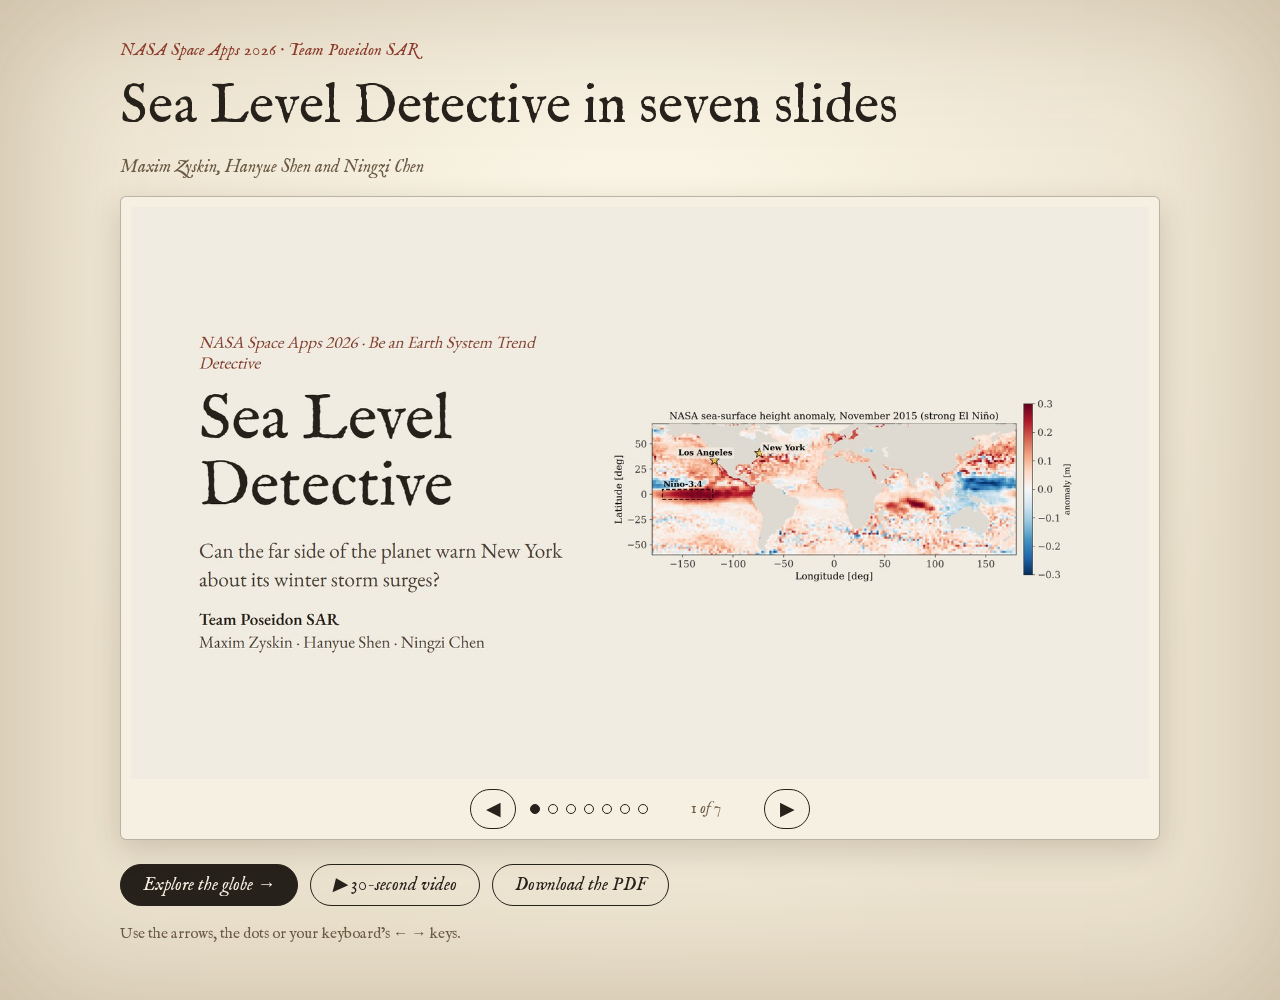
<file: sea-level-detective/slides.html>
<!doctype html>
<html lang="en">
<head>
  <meta charset="utf-8">
  <meta name="viewport" content="width=device-width, initial-scale=1">
  <title>Sea Level Detective in seven slides · Poseidon SAR</title>
  <meta name="description" content="The Sea Level Detective slides by Team Poseidon SAR, NASA Space Apps 2026.">
  <style>
    @font-face { font-family: "IM Fell English"; src: url("vendor/fonts/im-fell-english-400-normal.woff2") format("woff2"); font-style: normal; font-display: swap; }
    @font-face { font-family: "IM Fell English"; src: url("vendor/fonts/im-fell-english-400-italic.woff2") format("woff2"); font-style: italic; font-display: swap; }
    :root { --ink: #27211b; --ink-soft: #6b5a43; --red: #8b3a2b; --paper: #f1ece1; }
    * { box-sizing: border-box; }
    html, body { margin: 0; }
    body { min-height: 100vh; color: var(--ink); font-family: "IM Fell English", Georgia, serif;
      background: radial-gradient(ellipse at 50% 30%, rgba(255,250,236,.9), rgba(236,227,207,0) 70%), #ece3cf;
      box-shadow: inset 0 0 140px rgba(96,64,28,.25); display: flex; flex-direction: column; align-items: center; }
    main { width: min(1040px, 100% - 32px); padding: 40px 0 56px; display: flex; flex-direction: column; gap: 18px; }
    .eyebrow { margin: 0; font-style: italic; color: var(--red); font-size: 1.05rem; }
    h1 { margin: 0; font-weight: 400; font-size: clamp(2rem, 4.6vw, 3.4rem); line-height: 1.08; text-wrap: balance; }
    .team { margin: 0; color: var(--ink-soft); font-style: italic; font-size: 1.1rem; }
    .frame { position: relative; padding: 10px; background: #f6f0e3; border: 1px solid rgba(59,38,20,.3); border-radius: 6px;
      box-shadow: 0 10px 30px rgba(59,38,20,.18); }
    .stage { position: relative; aspect-ratio: 16 / 9; overflow: hidden; border-radius: 3px; background: #efe8da; }
    .stage img { position: absolute; inset: 0; width: 100%; height: 100%; object-fit: contain; opacity: 0; transition: opacity .45s ease; }
    .stage img.on { opacity: 1; }
    .nav { display: flex; align-items: center; justify-content: center; gap: 14px; margin-top: 10px; }
    .nav button { font: inherit; font-size: 1.2rem; width: 46px; height: 40px; border-radius: 999px; border: 1px solid var(--ink);
      background: transparent; color: var(--ink); cursor: pointer; }
    .nav button:hover, .nav button:focus-visible { background: var(--red); border-color: var(--red); color: #f6efe0; outline: none; }
    .count { font-style: italic; color: var(--ink-soft); min-width: 5.5em; text-align: center; }
    .dots { display: flex; gap: 8px; }
    .dots button { width: 10px; height: 10px; padding: 0; border-radius: 50%; border: 1px solid var(--ink); background: transparent; cursor: pointer; }
    .dots button[aria-current="true"] { background: var(--ink); }
    .links { display: flex; flex-wrap: wrap; gap: 12px; margin-top: 6px; }
    .links a { font-style: italic; font-size: 1.15rem; padding: 8px 22px; border-radius: 999px; text-decoration: none;
      border: 1px solid var(--ink); color: var(--ink); transition: background .2s, color .2s; }
    .links a.primary { background: var(--ink); color: #f6efe0; }
    .links a:hover, .links a:focus-visible { background: var(--red); border-color: var(--red); color: #f6efe0; outline: none; }
    .note { margin: 0; color: var(--ink-soft); font-size: .95rem; }
  </style>
</head>
<body>
  <main>
    <p class="eyebrow">NASA Space Apps 2026 · Team Poseidon SAR</p>
    <h1>Sea Level Detective in seven slides</h1>
    <p class="team">Maxim Zyskin, Hanyue Shen and Ningzi Chen</p>
    <div class="frame">
      <div class="stage" id="stage" aria-live="polite">
        <img class="on" src="slides/slide_1.jpg?v=5" alt="Cover: Sea Level Detective, Team Poseidon SAR, with a NASA sea-height map of the November 2015 El Niño">
        <img src="slides/slide_2.jpg?v=5" alt="1 · The initiative: a clue from the far side of the planet; two routes to one warning, physics for 14 days and statistics for a season" loading="lazy">
        <img src="slides/slide_3.jpg?v=5" alt="2 · Physics of the ocean: equatorial Kelvin and Rossby waves in NASA sea height, with wave speeds, a Hovmöller diagram and a wavenumber–frequency spectrum" loading="lazy">
        <img src="slides/slide_4.jpg?v=5" alt="3 · Physics results: the residual nonlinear shallow-water equations with every term defined, wind forcing noted, and chronological calibration; a 14-day Pacific forecast that beats persistence, 12.3 percent lower sea-height error, 168 of 182 forecasts better" loading="lazy">
        <img src="slides/slide_5.jpg?v=5" alt="4 · Statistics: from a tide gauge to a seasonal forecast, with least squares and Fourier terms, AR(1) error bars, the evidence funnel and quasi-Poisson fits" loading="lazy">
        <img src="slides/slide_6.jpg?v=5" alt="5 · Visualizations: the East Coast and the West, a combined clue map and lead-time curves, with the read-month strip" loading="lazy">
        <img src="slides/slide_7.jpg?v=5" alt="6 · What it tells us: a season’s warning from June, with pen-and-ink plates of New York Harbor, flood preparations and the Port of Los Angeles" loading="lazy">
      </div>
      <div class="nav">
        <button type="button" id="prev" aria-label="Previous slide">◀</button>
        <div class="dots" id="dots"></div>
        <span class="count" id="count">1 of 7</span>
        <button type="button" id="next" aria-label="Next slide">▶</button>
      </div>
    </div>
    <div class="links">
      <a class="primary" href="./">Explore the globe →</a>
      <a href="video30.html">▶ 30-second video</a>
      <a href="slides/SeaLevelDetective_slides.pdf?v=5" download>Download the PDF</a>
    </div>
    <p class="note">Use the arrows, the dots or your keyboard’s ← → keys.</p>
  </main>
  <script>
    (function () {
      var imgs = document.querySelectorAll("#stage img"), dots = document.getElementById("dots"), count = document.getElementById("count"), k = 0;
      imgs.forEach(function (_, i) {
        var b = document.createElement("button"); b.type = "button"; b.setAttribute("aria-label", "Slide " + (i + 1));
        b.addEventListener("click", function () { show(i); }); dots.appendChild(b);
      });
      function show(i) {
        k = (i + imgs.length) % imgs.length;
        imgs.forEach(function (im, j) { im.classList.toggle("on", j === k); });
        dots.querySelectorAll("button").forEach(function (b, j) { b.setAttribute("aria-current", String(j === k)); });
        count.textContent = (k + 1) + " of " + imgs.length;
      }
      document.getElementById("prev").addEventListener("click", function () { show(k - 1); });
      document.getElementById("next").addEventListener("click", function () { show(k + 1); });
      document.addEventListener("keydown", function (e) { if (e.key === "ArrowRight") show(k + 1); if (e.key === "ArrowLeft") show(k - 1); });
      show(0);
    })();
  </script>
</body>
</html>
</file>
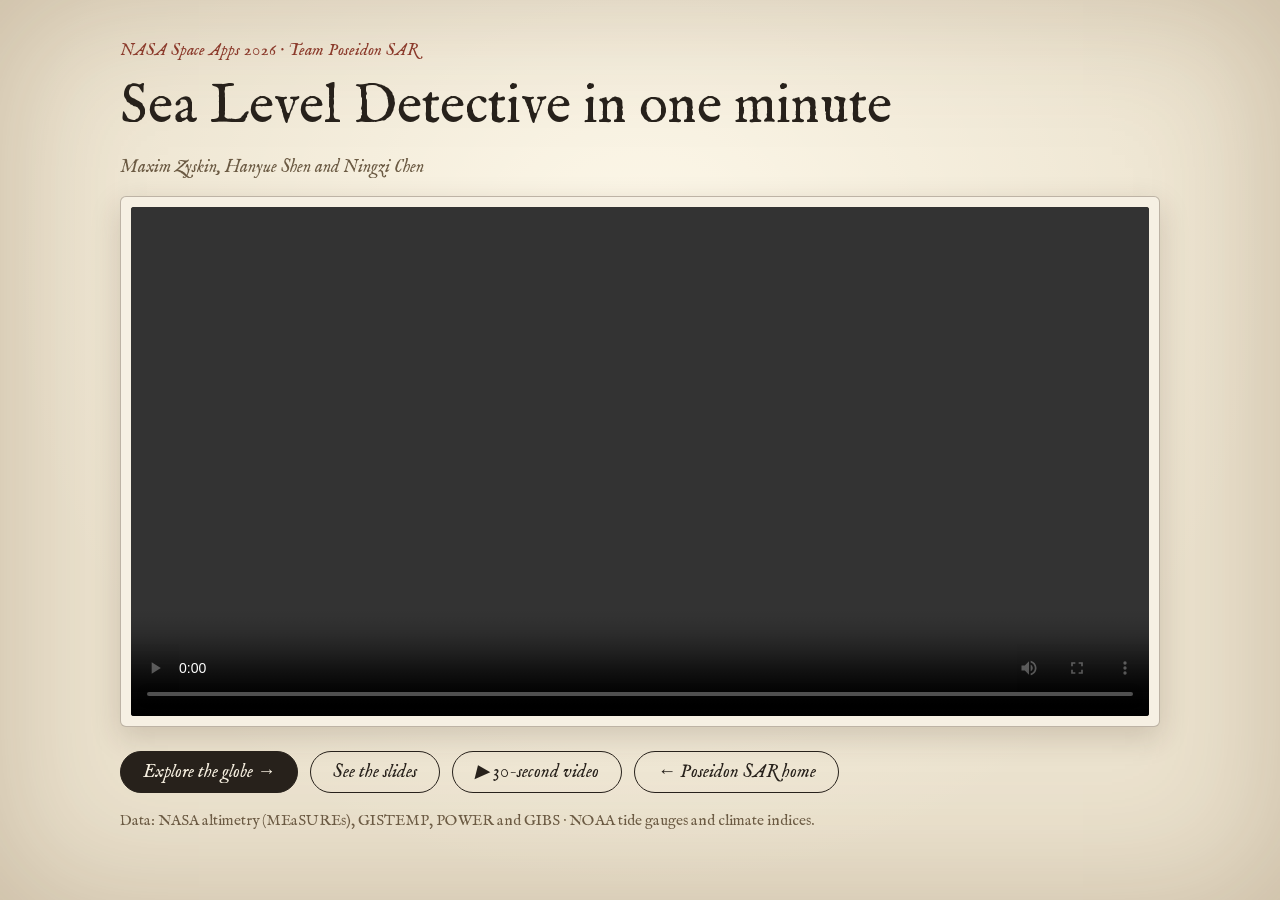
<file: sea-level-detective/video.html>
<!doctype html>
<html lang="en">
<head>
  <meta charset="utf-8">
  <meta name="viewport" content="width=device-width, initial-scale=1">
  <title>Sea Level Detective in one minute · Poseidon SAR</title>
  <meta name="description" content="A one-minute video introduction to Sea Level Detective by Team Poseidon SAR, NASA Space Apps 2026.">
  <style>
    @font-face { font-family: "IM Fell English"; src: url("vendor/fonts/im-fell-english-400-normal.woff2") format("woff2"); font-style: normal; font-display: swap; }
    @font-face { font-family: "IM Fell English"; src: url("vendor/fonts/im-fell-english-400-italic.woff2") format("woff2"); font-style: italic; font-display: swap; }
    :root { --ink: #27211b; --ink-soft: #6b5a43; --red: #8b3a2b; --paper: #f1ece1; }
    * { box-sizing: border-box; }
    html, body { margin: 0; }
    body { min-height: 100vh; color: var(--ink); font-family: "IM Fell English", Georgia, serif;
      background: radial-gradient(ellipse at 50% 30%, rgba(255,250,236,.9), rgba(236,227,207,0) 70%), #ece3cf;
      box-shadow: inset 0 0 140px rgba(96,64,28,.25); display: flex; flex-direction: column; align-items: center; }
    main { width: min(1040px, 100% - 32px); padding: 40px 0 56px; display: flex; flex-direction: column; gap: 18px; }
    .eyebrow { margin: 0; font-style: italic; color: var(--red); font-size: 1.05rem; }
    h1 { margin: 0; font-weight: 400; font-size: clamp(2rem, 4.6vw, 3.4rem); line-height: 1.08; text-wrap: balance; }
    .team { margin: 0; color: var(--ink-soft); font-style: italic; font-size: 1.1rem; }
    .frame { padding: 10px; background: #f6f0e3; border: 1px solid rgba(59,38,20,.3); border-radius: 6px;
      box-shadow: 0 10px 30px rgba(59,38,20,.18); }
    video { display: block; width: 100%; height: auto; border-radius: 3px; background: #27211b; }
    .links { display: flex; flex-wrap: wrap; gap: 12px; margin-top: 6px; }
    .links a { font-style: italic; font-size: 1.15rem; padding: 8px 22px; border-radius: 999px; text-decoration: none;
      border: 1px solid var(--ink); color: var(--ink); transition: background .2s, color .2s; }
    .links a.primary { background: var(--ink); color: #f6efe0; }
    .links a:hover, .links a:focus-visible { background: var(--red); border-color: var(--red); color: #f6efe0; outline: none; }
    .note { margin: 0; color: var(--ink-soft); font-size: .95rem; }
  </style>
</head>
<body>
  <main>
    <p class="eyebrow">NASA Space Apps 2026 · Team Poseidon SAR</p>
    <h1>Sea Level Detective in one minute</h1>
    <p class="team">Maxim Zyskin, Hanyue Shen and Ningzi Chen</p>
    <div class="frame">
      <video controls playsinline preload="metadata" src="media/one_minute_video.mp4">
        Your browser can’t play this video here. <a href="media/one_minute_video.mp4">Download it (MP4)</a>.
      </video>
    </div>
    <div class="links">
      <a class="primary" href="./">Explore the globe →</a>
      <a href="slides.html">See the slides</a>
      <a href="video30.html">▶ 30-second video</a>
      <a href="../">← Poseidon SAR home</a>
    </div>
    <p class="note">Data: NASA altimetry (MEaSUREs), GISTEMP, POWER and GIBS · NOAA tide gauges and climate indices.</p>
  </main>
</body>
</html>
</file>
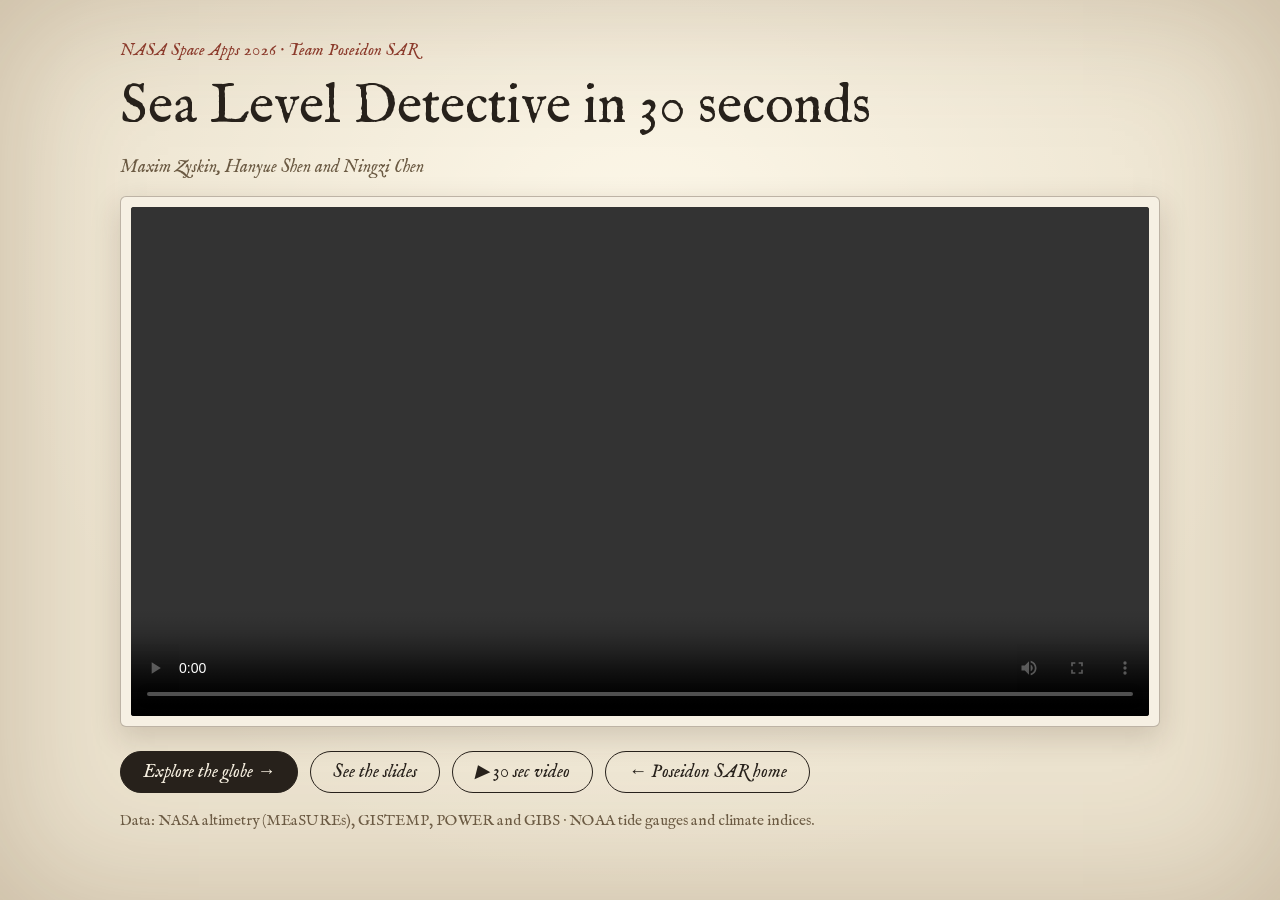
<file: sea-level-detective/video30.html>
<!doctype html>
<html lang="en">
<head>
  <meta charset="utf-8">
  <meta name="viewport" content="width=device-width, initial-scale=1">
  <title>Sea Level Detective in 30 seconds · Poseidon SAR</title>
  <meta name="description" content="A 30-second video introduction to Sea Level Detective by Team Poseidon SAR, NASA Space Apps 2026.">
  <style>
    @font-face { font-family: "IM Fell English"; src: url("vendor/fonts/im-fell-english-400-normal.woff2") format("woff2"); font-style: normal; font-display: swap; }
    @font-face { font-family: "IM Fell English"; src: url("vendor/fonts/im-fell-english-400-italic.woff2") format("woff2"); font-style: italic; font-display: swap; }
    :root { --ink: #27211b; --ink-soft: #6b5a43; --red: #8b3a2b; --paper: #f1ece1; }
    * { box-sizing: border-box; }
    html, body { margin: 0; }
    body { min-height: 100vh; color: var(--ink); font-family: "IM Fell English", Georgia, serif;
      background: radial-gradient(ellipse at 50% 30%, rgba(255,250,236,.9), rgba(236,227,207,0) 70%), #ece3cf;
      box-shadow: inset 0 0 140px rgba(96,64,28,.25); display: flex; flex-direction: column; align-items: center; }
    main { width: min(1040px, 100% - 32px); padding: 40px 0 56px; display: flex; flex-direction: column; gap: 18px; }
    .eyebrow { margin: 0; font-style: italic; color: var(--red); font-size: 1.05rem; }
    h1 { margin: 0; font-weight: 400; font-size: clamp(2rem, 4.6vw, 3.4rem); line-height: 1.08; text-wrap: balance; }
    .team { margin: 0; color: var(--ink-soft); font-style: italic; font-size: 1.1rem; }
    .frame { padding: 10px; background: #f6f0e3; border: 1px solid rgba(59,38,20,.3); border-radius: 6px;
      box-shadow: 0 10px 30px rgba(59,38,20,.18); }
    video { display: block; width: 100%; height: auto; border-radius: 3px; background: #27211b; }
    .links { display: flex; flex-wrap: wrap; gap: 12px; margin-top: 6px; }
    .links a { font-style: italic; font-size: 1.15rem; padding: 8px 22px; border-radius: 999px; text-decoration: none;
      border: 1px solid var(--ink); color: var(--ink); transition: background .2s, color .2s; }
    .links a.primary { background: var(--ink); color: #f6efe0; }
    .links a:hover, .links a:focus-visible { background: var(--red); border-color: var(--red); color: #f6efe0; outline: none; }
    .note { margin: 0; color: var(--ink-soft); font-size: .95rem; }
  </style>
</head>
<body>
  <main>
    <p class="eyebrow">NASA Space Apps 2026 · Team Poseidon SAR</p>
    <h1>Sea Level Detective in 30 seconds</h1>
    <p class="team">Maxim Zyskin, Hanyue Shen and Ningzi Chen</p>
    <div class="frame">
      <video controls playsinline preload="metadata" src="media/thirty_second_video.mp4">
        Your browser can’t play this video here. <a href="media/thirty_second_video.mp4">Download it (MP4)</a>.
      </video>
    </div>
    <div class="links">
      <a class="primary" href="./">Explore the globe →</a>
      <a href="slides.html">See the slides</a>
      <a href="video30.html">▶ 30 sec video</a>
      <a href="../">← Poseidon SAR home</a>
    </div>
    <p class="note">Data: NASA altimetry (MEaSUREs), GISTEMP, POWER and GIBS · NOAA tide gauges and climate indices.</p>
  </main>
</body>
</html>
</file>
<file: sea-level-detective/style.css>
:root {
  color-scheme: light;
  --page: #f9f9f7;
  --surface-1: #fcfcfb;
  --text-primary: #0b0b0b;
  --text-secondary: #52514e;
  --muted: #898781;
  --grid: #e1e0d9;
  --axis: #c3c2b7;
  --border: rgba(11,11,11,0.10);
  --series-1: #2a78d6;
  --series-2: #eb6834;
  --good: #006300;
  --hero-1: #0d366b;
  --hero-2: #1c5cab;
  --accent-soft: #cde2fb;
}
@media (prefers-color-scheme: dark) {
  :root:not([data-theme="light"]) {
    color-scheme: dark;
    --page: #0d0d0d;
    --surface-1: #1a1a19;
    --text-primary: #f0efec;
    --text-secondary: #c3c2b7;
    --muted: #898781;
    --grid: #2c2c2a;
    --axis: #383835;
    --border: rgba(255,255,255,0.10);
    --series-1: #3987e5;
    --series-2: #d95926;
    --good: #0ca30c;
    --hero-1: #0d1f38;
    --hero-2: #104281;
    --accent-soft: #184f95;
  }
}
:root[data-theme="dark"] {
  color-scheme: dark;
  --page: #0d0d0d; --surface-1: #1a1a19; --text-primary: #f0efec; --text-secondary: #c3c2b7; --muted: #898781;
  --grid: #2c2c2a; --axis: #383835; --border: rgba(255,255,255,0.10); --series-1: #3987e5; --series-2: #d95926;
  --good: #0ca30c; --hero-1: #0d1f38; --hero-2: #104281; --accent-soft: #184f95;
}

* { box-sizing: border-box; }
[hidden] { display: none !important; }
html { -webkit-text-size-adjust: 100%; }
body { margin: 0; background: var(--page); color: var(--text-primary);
  font: 16px/1.55 system-ui, -apple-system, "Segoe UI", sans-serif; }
.wrap { max-width: 1080px; margin: 0 auto; padding: 0 16px; }

.hero { background: linear-gradient(135deg, var(--hero-1), var(--hero-2)); color: #fff; padding: 56px 0 44px; }
.hero h1 { font-size: clamp(2rem, 5vw, 3.2rem); line-height: 1.1; margin: 4px 0 14px; letter-spacing: -0.01em; }
.eyebrow { margin: 0; font-size: .85rem; letter-spacing: .04em; text-transform: uppercase; opacity: .85; }
.lede { max-width: 720px; font-size: 1.12rem; margin: 0; opacity: .95; }

section { padding: 40px 0 8px; }
h2 { font-size: 1.5rem; margin: 0 0 16px; }
h3 { font-size: 1.05rem; margin: 0 0 8px; }
p { max-width: 72ch; }

.controls { display: flex; flex-wrap: wrap; gap: 12px 16px; align-items: flex-end; margin-bottom: 16px; }
.controls label { display: flex; flex-direction: column; gap: 4px; font-size: .82rem; color: var(--text-secondary); }
.controls select { font: inherit; font-size: .95rem; color: var(--text-primary); background: var(--surface-1);
  border: 1px solid var(--border); border-radius: 8px; padding: 7px 10px; min-width: 0; max-width: 100%; }
#region { min-width: min(320px, 100%); }
.controls .toggle { flex-direction: row; align-items: center; gap: 8px; padding: 8px 12px; border-radius: 8px;
  border: 1px solid var(--border); background: var(--surface-1); color: var(--text-primary); font-size: .95rem; cursor: pointer; }
.toggle input { width: 18px; height: 18px; accent-color: var(--series-2); }

.tiles { display: grid; grid-template-columns: repeat(4, minmax(0, 1fr)); gap: 12px; margin-bottom: 16px; }
.tile { background: var(--surface-1); border: 1px solid var(--border); border-radius: 12px; padding: 14px 16px; min-width: 0; }
.tile-label { font-size: .8rem; color: var(--text-secondary); }
.tile-value { font-size: 1.6rem; font-weight: 650; line-height: 1.25; margin: 4px 0 2px; overflow-wrap: anywhere; }
.tile-sub { font-size: .82rem; color: var(--text-secondary); }
.verdict { font-size: 1.15rem; display: flex; align-items: center; gap: 6px; }
.verdict .icon { font-size: 1.1rem; }
.verdict.yes { color: var(--good); }

.chart-card, .img-card { margin: 0; background: var(--surface-1); border: 1px solid var(--border); border-radius: 12px; padding: 12px; }
.chart { width: 100%; height: 420px; }
.chart.short { height: 320px; }
.caption { font-size: .82rem; color: var(--text-secondary); margin-top: 6px; }
.img-card img { width: 100%; height: auto; display: block; border-radius: 6px; }
.table-view { margin-top: 10px; font-size: .9rem; }
.table-view summary { cursor: pointer; color: var(--text-secondary); }
.table-view table { border-collapse: collapse; margin-top: 8px; font-variant-numeric: tabular-nums; }
.table-view td, .table-view th { padding: 4px 10px; border-bottom: 1px solid var(--grid); text-align: right; }
.table-scroll { max-height: 320px; overflow: auto; }

@font-face { font-family: "JetBrains Mono"; src: url("vendor/fonts/jetbrains-mono-400.woff2") format("woff2"); font-weight: 400; font-display: swap; }
@font-face { font-family: "JetBrains Mono"; src: url("vendor/fonts/jetbrains-mono-700.woff2") format("woff2"); font-weight: 700; font-display: swap; }
.globe-card { --mono: "JetBrains Mono", ui-monospace, "Cascadia Mono", Consolas, monospace; --cyan: #00e5ff; --amber: #ffb020;
  background: radial-gradient(120% 90% at 50% 40%, #04101f 0%, #01040a 70%); border-radius: 12px; overflow: hidden;
  border: 1px solid rgba(0,229,255,0.28); box-shadow: 0 0 0 1px rgba(0,229,255,0.06), 0 0 40px rgba(0,229,255,0.10) inset; color: #dff8ff; }
.globe-card, .globe-card button, .globe-card select { font-family: var(--mono); letter-spacing: .02em; }
/* HUD overlay */
.hud { position: absolute; inset: 0; pointer-events: none; }
.hud .c { position: absolute; width: 22px; height: 22px; border-color: var(--cyan); border-style: solid; opacity: .8; }
.hud .tl { top: 10px; left: 10px; border-width: 2px 0 0 2px; } .hud .tr { top: 10px; right: 10px; border-width: 2px 2px 0 0; }
.hud .bl { bottom: 10px; left: 10px; border-width: 0 0 2px 2px; } .hud .br { bottom: 10px; right: 10px; border-width: 0 2px 2px 0; }
.hud-tl { position: absolute; top: 16px; left: 22px; font-size: .7rem; line-height: 1.6; color: #7fe9ff; text-shadow: 0 0 6px rgba(0,229,255,.6); }
.hud-tl b { color: #fff; letter-spacing: .12em; }
.hud-bl { position: absolute; bottom: 16px; left: 22px; font-size: .7rem; color: #7fe9ff; text-shadow: 0 0 6px rgba(0,229,255,.6); }
.hud-scan { position: absolute; inset: 0; background: repeating-linear-gradient(0deg, rgba(0,229,255,0.035) 0 1px, transparent 1px 3px); }
.hud-scan::after { content: ""; position: absolute; left: 0; right: 0; height: 90px; top: -90px;
  background: linear-gradient(180deg, transparent, rgba(0,229,255,0.10), transparent); animation: sweep 6s linear infinite; }
@keyframes sweep { to { top: 100%; } }
@keyframes blink { 50% { opacity: .2; } }
@media (prefers-reduced-motion: reduce) { .hud-scan::after { animation: none; display: none; } .blink { animation: none !important; } }
.tabs { display: flex; flex-wrap: wrap; gap: 6px; padding: 10px 12px 0; }
.tabs button { font-size: .78rem; font-weight: 700; text-transform: uppercase; letter-spacing: .1em; color: #7fe9ff; background: rgba(0,229,255,0.04);
  cursor: pointer; border: 1px solid rgba(0,229,255,0.35); border-radius: 4px; padding: 7px 14px; clip-path: polygon(8px 0, 100% 0, 100% calc(100% - 8px), calc(100% - 8px) 100%, 0 100%, 0 8px); }
.tabs button[aria-selected="true"] { color: #01121a; background: var(--cyan); border-color: var(--cyan); box-shadow: 0 0 18px rgba(0,229,255,0.55); }
.globe-stage { position: relative; }
#globe { width: 100%; height: 540px; cursor: crosshair; }
.globe-info { position: absolute; top: 44px; right: 22px; width: min(310px, 42%); max-height: calc(100% - 64px); overflow: auto;
  background: linear-gradient(180deg, rgba(2,18,32,0.88), rgba(1,8,16,0.88)); border: 1px solid rgba(0,229,255,0.45);
  box-shadow: 0 0 24px rgba(0,229,255,0.18), inset 0 0 18px rgba(0,229,255,0.06); padding: 12px 14px;
  clip-path: polygon(14px 0, 100% 0, 100% calc(100% - 14px), calc(100% - 14px) 100%, 0 100%, 0 14px);
  font-family: var(--mono); font-size: .76rem; line-height: 1.5; color: #cfefff; backdrop-filter: blur(4px); }
.globe-info:empty { display: none; }
.globe-info p { margin: 0 0 8px; max-width: none; font-family: system-ui, -apple-system, "Segoe UI", sans-serif; font-size: .82rem; }
.hud-h { font-size: .7rem; letter-spacing: .18em; color: var(--cyan); margin-bottom: 4px; text-shadow: 0 0 8px rgba(0,229,255,.7); }
.hud-h .blink { animation: blink 1.1s steps(2) infinite; }
.hud-coord { font-size: 1.25rem; font-weight: 700; color: #fff; margin-bottom: 8px; text-shadow: 0 0 10px rgba(0,229,255,.45); }
.hud-rows { display: grid; grid-template-columns: auto 1fr; gap: 3px 12px; margin: 0 0 8px; }
.hud-rows dt { color: #6fb7cc; font-size: .68rem; letter-spacing: .08em; align-self: center; }
.hud-rows dd { margin: 0; text-align: right; color: #fff; font-weight: 700; }
.meter { height: 6px; background: rgba(0,229,255,0.10); border: 1px solid rgba(0,229,255,0.25); margin: 0 0 8px; }
.meter i { display: block; height: 100%; box-shadow: 0 0 10px currentColor; }
.meter.thin { height: 4px; margin-bottom: 4px; }
.chip-s { font-size: .66rem; letter-spacing: .1em; padding: 1px 6px; border: 1px solid; }
.chip-s.ok { color: #39ff9f; border-color: #39ff9f; box-shadow: 0 0 8px rgba(57,255,159,.5); }
.chip-s.warn { color: #ffb020; border-color: #ffb020; }
.chip-s.none { color: #8fa3bd; border-color: #5b6b80; }
.globe-info .big { font-family: var(--mono); font-size: .86rem; font-weight: 700; letter-spacing: .04em; margin-top: 4px; }
.globe-info .muted { color: #86a2b4; font-size: .74rem; }
.globe-info .warn { color: #ffc861; font-size: .76rem; }
.globe-info .ok { color: #39ff9f; }
.globe-info .mini { width: 100%; border-collapse: collapse; margin: 0 0 8px; }
.globe-info .mini td { padding: 3px 0; border-bottom: 1px solid rgba(255,255,255,0.10); }
.globe-info .mini td:last-child { text-align: right; font-weight: 650; font-variant-numeric: tabular-nums; }
.globe-select { display: flex; flex-direction: column; gap: 3px; font-size: .78rem; color: #c3c2b7; }
.globe-select select { font: inherit; font-size: .88rem; color: #f0efec; background: #151a24; border: 1px solid rgba(255,255,255,0.18);
  border-radius: 8px; padding: 5px 8px; max-width: 100%; }
.presets { display: flex; flex-wrap: wrap; gap: 6px; flex-basis: 100%; }
.presets button { font-size: .8rem; padding: 4px 10px; border-radius: 999px; }
.nasa-legend { flex-basis: 100%; display: flex; flex-wrap: wrap; align-items: center; gap: 10px; font-size: .78rem; color: #c3c2b7; }
.nasa-legend img { height: 44px; max-width: 100%; background: #f4f4f1; border-radius: 6px; padding: 2px 6px; }
.globe-status { padding: 0 14px 6px; font-size: .78rem; color: #a8a79f; min-height: 1.2em; }
.winter-note { flex-basis: 100%; font-size: .78rem; color: #a8a79f; }
.globe-controls { display: flex; flex-wrap: wrap; gap: 10px 14px; align-items: center; padding: 10px 14px; border-top: 1px solid rgba(0,229,255,0.18); }
.globe-controls button { font-size: .78rem; font-weight: 700; letter-spacing: .08em; text-transform: uppercase; color: #7fe9ff;
  background: rgba(0,229,255,0.06); border: 1px solid rgba(0,229,255,0.4); border-radius: 3px; padding: 6px 12px; cursor: pointer; }
.globe-controls button:hover { background: rgba(0,229,255,0.16); box-shadow: 0 0 12px rgba(0,229,255,0.35); }
.globe-month { display: flex; align-items: center; gap: 10px; flex: 1 1 260px; font-size: .74rem; letter-spacing: .08em; text-transform: uppercase; color: #6fb7cc; }
.globe-month input { flex: 1; min-width: 120px; accent-color: var(--cyan); }
#globe-month-label, #nasa-date-label, #winter-label { font-size: .82rem; color: #fff; text-shadow: 0 0 8px rgba(0,229,255,.5); }
.globe-legend { display: flex; flex-wrap: wrap; gap: 6px 18px; padding: 8px 14px 12px; font-size: .8rem; color: #c3c2b7; }
.chip { display: inline-block; width: 10px; height: 10px; border-radius: 2px; margin-right: 6px; vertical-align: baseline; }
.chip.line { height: 3px; width: 16px; vertical-align: middle; }
.globe-label { font: 700 12px/1.2 "JetBrains Mono", ui-monospace, Consolas, monospace; text-transform: uppercase; letter-spacing: .06em;
  white-space: nowrap; pointer-events: none; transform: translate(-50%, -50%); padding: 2px 6px; border-left: 2px solid currentColor;
  background: rgba(1,10,20,0.55); text-shadow: 0 0 8px currentColor; }
.sub { margin-top: 28px; }
.tip { font: 12px/1.4 system-ui, sans-serif; color: #f0efec; background: rgba(13,13,13,0.9); border: 1px solid rgba(255,255,255,0.2);
  border-radius: 6px; padding: 6px 8px; }
.two { display: grid; grid-template-columns: 1fr 1fr; gap: 24px; align-items: start; }
.note { color: var(--text-secondary); font-size: .95rem; }
.plain { padding-left: 18px; margin: 0 0 12px; }
.plain li { margin-bottom: 6px; }
.generated { font-size: .8rem; color: var(--muted); }
.foot { padding: 32px 16px 48px; font-size: .85rem; color: var(--muted); }

@media (max-width: 820px) {
  .tiles { grid-template-columns: repeat(2, minmax(0, 1fr)); }
  .two { grid-template-columns: 1fr; }
  .chart { height: 340px; }
  #globe { height: 400px; }
  .globe-info { position: static; width: auto; max-height: none; clip-path: none; border-left: 0; border-right: 0; }
  .hud-tl { font-size: .6rem; } .hud-bl { font-size: .6rem; right: 22px; }
}
@media (max-width: 420px) {
  .controls label { flex: 1 1 40%; }
  #region { min-width: 0; width: 100%; }
  .controls label:first-child { flex-basis: 100%; }
  .tile-value { font-size: 1.3rem; }
}
</file>
<file: sea-level-detective/manuscript.css>
/* Leonardo manuscript theme for the whole page (overrides the earlier styles in style.css). */
@font-face { font-family: "IM Fell English"; src: url("vendor/fonts/im-fell-english-400-normal.woff2") format("woff2"); font-style: normal; font-display: swap; }
@font-face { font-family: "IM Fell English"; src: url("vendor/fonts/im-fell-english-400-italic.woff2") format("woff2"); font-style: italic; font-display: swap; }

/* one parchment palette in light and dark alike (the page is a sheet of paper); the selector outranks style.css's dark rules */
html:root:not([data-ms-off]) {
  color-scheme: light;
  --page: #efe8da; --surface-1: #f6eedb; --text-primary: #2c1d0e; --text-secondary: #5a4630; --muted: #8a7a63;
  --grid: rgba(70,45,20,0.13); --axis: #9c8460; --border: rgba(110,80,40,0.32);
  --series-1: #3a4e68; --series-2: #8b3a2b; --good: #2f5a2a; --hero-1: #efe8da; --hero-2: #e6d4ad; --accent-soft: #e8d6b0;
  --ink: #3b2614; --ink-soft: #6b5a43; --sanguine: #a5462f; --blue-ink: #3a4e68;
  --serif: "IM Fell English", "Iowan Old Style", Georgia, serif;
  --paper-noise: url("data:image/svg+xml;utf8,<svg xmlns='http://www.w3.org/2000/svg' width='240' height='240'><filter id='n'><feTurbulence type='fractalNoise' baseFrequency='0.9' numOctaves='3' stitchTiles='stitch'/><feColorMatrix values='0 0 0 0 0.45  0 0 0 0 0.33  0 0 0 0 0.18  0 0 0 0.09 0'/></filter><rect width='100%' height='100%' filter='url(%23n)'/></svg>");
}
body { font-family: var(--serif); font-size: 18px; line-height: 1.5; color: var(--text-primary);
  background: radial-gradient(ellipse at 50% 0%, rgba(255,250,235,0.6), rgba(0,0,0,0) 60%), var(--paper-noise),
    linear-gradient(180deg, #f3eee3, #ebe4d4); }   /* no fixed background: it forced a full repaint on every scroll */
strong, b { font-weight: 400; color: var(--ink); background: linear-gradient(transparent 62%, rgba(165,70,47,0.16) 62%); }
em { color: var(--ink); }

/* title page */
.hero { position: relative; overflow: hidden; color: var(--ink); padding: 56px 0 40px; border-bottom: 1px solid rgba(110,80,40,0.35);
  background: radial-gradient(ellipse at 75% 50%, rgba(255,250,235,0.7), rgba(0,0,0,0) 55%), transparent; }
.hero .wrap { position: relative; z-index: 1; }
.hero h1 { font-weight: 400; font-size: clamp(2.4rem, 6vw, 4rem); letter-spacing: 0; margin: 6px 0 14px; color: var(--ink); }
.hero h1::first-letter { color: var(--sanguine); font-size: 1.25em; }
.eyebrow { text-transform: none; letter-spacing: 0; font-style: italic; color: var(--sanguine); opacity: 1; font-size: 1rem; }
.team { margin: -6px 0 12px; font-style: italic; font-size: 1.1rem; color: var(--ink-soft); }
.team b { background: none; font-weight: 400; font-style: normal; color: var(--sanguine); letter-spacing: .02em; }
.lede { font-size: 1.2rem; max-width: 640px; color: var(--text-secondary); opacity: 1; }
.flourish { position: absolute; right: -50px; top: -10px; width: min(500px, 50vw); height: auto; z-index: 0; pointer-events: none; opacity: .9;
  -webkit-mask-image: linear-gradient(90deg, transparent 0, #000 38%); mask-image: linear-gradient(90deg, transparent 0, #000 38%); }
.flourish path { fill: none; stroke-linecap: round; }
.flourish .draw { stroke-dasharray: var(--len); stroke-dashoffset: var(--len); animation: draw 3.2s ease-out forwards; animation-delay: var(--d, 0s); }
.flourish .spin { transform-box: fill-box; transform-origin: center; animation: swirl 40s linear infinite; }
.flourish .mirror { font: italic 15px var(--serif); fill: rgba(59,38,20,0.35); }
@keyframes draw { to { stroke-dashoffset: 0; } }
@keyframes swirl { to { transform: rotate(-360deg); } }

/* sections read as folios: a red-chalk section mark and a pen rule that draws itself */
section { padding: 44px 0 8px; }
h2 { font-weight: 400; font-size: 1.85rem; color: var(--ink); position: relative; padding-bottom: 6px; }
h2::before { content: "§ "; color: var(--sanguine); }
h2::after { content: ""; position: absolute; left: 0; bottom: 0; height: 1px; width: 100%; max-width: 640px;
  background: linear-gradient(90deg, var(--ink) 0 70%, rgba(59,38,20,0)); transform-origin: left; transform: scaleX(0); transition: transform 1.4s ease-out; }
h2.drawn::after { transform: scaleX(1); }
h3 { font-weight: 400; font-style: italic; font-size: 1.2rem; color: var(--sanguine); }
.note, .caption, .tile-sub, .tile-label, .generated, .foot { color: var(--text-secondary); }
.caption { font-size: .92rem; font-style: italic; }

/* cards are slips of paper laid on the page */
.chart-card, .img-card, .tile { background: rgba(250,244,228,0.78); border: 1px solid var(--border); border-radius: 2px;
  box-shadow: 1px 2px 6px rgba(80,50,20,0.14), inset 0 0 0 3px rgba(250,244,228,0.9), inset 0 0 0 4px rgba(110,80,40,0.16); }
.tile-label { font-style: italic; font-size: .92rem; }
.tile-value { font-weight: 400; color: var(--ink); font-size: 1.85rem; }
.verdict { font-size: 1.3rem; }
.img-card img { mix-blend-mode: multiply; filter: sepia(0.35) saturate(0.75) contrast(0.95); }
.controls label { font-style: italic; font-size: .95rem; color: var(--text-secondary); }
.controls select, .controls .toggle { font-family: var(--serif); font-size: 1rem; background: rgba(250,244,228,0.85);
  border: 1px solid var(--border); border-radius: 2px; color: var(--ink); }
.toggle input { accent-color: var(--sanguine); }
.table-view summary { font-style: italic; color: var(--sanguine); }
.table-view td, .table-view th { border-bottom: 1px solid rgba(110,80,40,0.2); font-weight: 400; }
.table-view th { font-style: italic; color: var(--text-secondary); }
.foot { border-top: 1px solid rgba(110,80,40,0.3); font-style: italic; }
.chart .main-svg { background: transparent !important; }
@media (prefers-reduced-motion: reduce) {
  .flourish .draw { animation: none; stroke-dashoffset: 0; } .flourish .spin { animation: none; }
  h2::after { transition: none; transform: scaleX(1); }
}
@media (max-width: 820px) { .flourish { opacity: .35; right: -120px; } body { font-size: 17px; } }

.globe-card {
  --ink: #3b2614; --ink-soft: #6b5a43; --sanguine: #a5462f; --paper: #efe8da; --paper-dark: #e2d1ad;
  --mono: "IM Fell English", "Iowan Old Style", Georgia, serif;
  color: var(--ink); border: 1px solid #b9a27a; border-radius: 4px;
  background:
    radial-gradient(ellipse at 50% 45%, rgba(255,250,235,0.55) 0%, rgba(0,0,0,0) 60%),
    radial-gradient(ellipse at 15% 85%, rgba(150,105,50,0.18) 0%, rgba(0,0,0,0) 35%),
    radial-gradient(ellipse at 90% 10%, rgba(150,105,50,0.16) 0%, rgba(0,0,0,0) 30%),
    url("data:image/svg+xml;utf8,<svg xmlns='http://www.w3.org/2000/svg' width='240' height='240'><filter id='n'><feTurbulence type='fractalNoise' baseFrequency='0.9' numOctaves='3' stitchTiles='stitch'/><feColorMatrix values='0 0 0 0 0.45  0 0 0 0 0.33  0 0 0 0 0.18  0 0 0 0.10 0'/></filter><rect width='100%' height='100%' filter='url(%23n)'/></svg>"),
    linear-gradient(180deg, #f3eee3 0%, #ebe3d2 100%);
  box-shadow: inset 0 0 60px rgba(120,80,30,0.35), inset 0 0 0 6px rgba(239,227,200,0.6), inset 0 0 0 7px rgba(110,80,40,0.35);
}
.globe-card, .globe-card button, .globe-card select { font-family: var(--mono); letter-spacing: 0; }

/* tabs: like section headings written in the margin */
.tabs button { clip-path: none; text-transform: none; letter-spacing: 0; font-weight: 400; font-style: italic; font-size: 1.02rem;
  color: var(--ink-soft); background: transparent; border: 0; border-bottom: 1px solid rgba(59,38,20,0.35); border-radius: 0; padding: 4px 10px; }
.tabs button[aria-selected="true"] { color: var(--sanguine); background: transparent; box-shadow: none; border-bottom: 2px solid var(--sanguine); }

/* margin decorations: corner flourishes and a mirror-written note, as in Leonardo's notebooks */
.hud .c { border-color: var(--ink-soft); opacity: .6; width: 34px; height: 34px; }
.hud .tl { border-radius: 14px 0 0 0; } .hud .tr { border-radius: 0 14px 0 0; } .hud .bl { border-radius: 0 0 0 14px; } .hud .br { border-radius: 0 0 14px 0; }
.hud-tl { font-size: .95rem; line-height: 1.3; color: var(--ink-soft); text-shadow: none; font-style: italic; }
.hud-tl b { color: var(--ink); font-size: 1.35rem; font-weight: 400; font-style: normal; letter-spacing: .01em; }
#hud-mode { color: var(--sanguine); }
.hud-bl { font-size: .9rem; color: var(--ink-soft); text-shadow: none; font-style: italic; }
.hud-mirror { position: absolute; right: 26px; bottom: 18px; transform: scaleX(-1); font-style: italic; font-size: .95rem;
  color: rgba(59,38,20,0.32); white-space: nowrap; }

/* the globe's labels: ink handwriting with a small swirl */
.globe-label { font: italic 400 15px/1.1 "IM Fell English", Georgia, serif; text-transform: none; letter-spacing: 0; border-left: 0;
  background: none; padding: 0; text-shadow: 0 0 3px #f3eee3, 0 0 6px #f3eee3, 0 0 10px #f3eee3; display: flex; align-items: center; gap: 4px; }
.vortex { display: inline-block; width: 30px; height: 30px; animation: vortex 9s linear infinite; }
.vortex svg { width: 100%; height: 100%; display: block; }
@keyframes vortex { to { transform: rotate(-360deg); } }

/* the note panel: a slip of paper pinned to the page */
.globe-info { clip-path: none; background: rgba(247,239,220,0.92); border: 1px solid rgba(110,80,40,0.45); border-radius: 2px;
  box-shadow: 2px 3px 10px rgba(80,50,20,0.25), inset 0 0 0 4px rgba(247,239,220,1), inset 0 0 0 5px rgba(110,80,40,0.25);
  color: var(--ink); font-family: var(--mono); font-size: .98rem; backdrop-filter: none; transform: rotate(-0.6deg); }
.globe-info p { font-family: var(--mono); font-size: .95rem; color: var(--ink); }
.hud-h { font-style: italic; letter-spacing: 0; font-size: 1rem; color: var(--sanguine); text-shadow: none; }
.hud-h .blink { animation: none; }
.hud-coord { font-size: 1.6rem; font-weight: 400; color: var(--ink); text-shadow: none; }
.hud-rows dt { color: var(--ink-soft); font-size: .9rem; font-style: italic; letter-spacing: 0; }
.hud-rows dd { color: var(--ink); font-weight: 400; }
.meter { height: 9px; background: transparent; border: 1px solid rgba(59,38,20,0.45); }
.meter i { box-shadow: none; background-image: repeating-linear-gradient(135deg, rgba(255,255,255,0.35) 0 2px, transparent 2px 5px) !important; }
.chip-s { font-size: .82rem; letter-spacing: 0; font-style: italic; box-shadow: none !important; border-radius: 2px; }
.chip-s.ok { color: #2f5a2a; border-color: #2f5a2a; } .chip-s.warn { color: #9a5b12; border-color: #9a5b12; } .chip-s.none { color: var(--ink-soft); border-color: #b9a27a; }
.globe-info .big { font-family: var(--mono); font-weight: 400; font-style: italic; font-size: 1.05rem; letter-spacing: 0; }
.globe-info .muted { color: var(--ink-soft); font-size: .86rem; }
.globe-info .warn { color: #8a4e10; font-size: .88rem; } .globe-info .ok { color: #2f5a2a; }

/* controls along the foot of the page */
.globe-controls { border-top: 1px solid rgba(110,80,40,0.3); }
.globe-controls button { text-transform: none; letter-spacing: 0; font-weight: 400; font-style: italic; font-size: .98rem; color: var(--ink);
  background: rgba(255,250,235,0.5); border: 1px solid rgba(110,80,40,0.5); border-radius: 2px; }
.globe-controls button:hover { background: rgba(165,70,47,0.08); box-shadow: none; }
.globe-month, .globe-select { text-transform: none; letter-spacing: 0; font-size: .95rem; font-style: italic; color: var(--ink-soft); }
.globe-month input { accent-color: var(--sanguine); }
#globe-month-label, #nasa-date-label, #winter-label { color: var(--ink); text-shadow: none; font-size: 1.02rem; font-weight: 400; }
.globe-select select { color: var(--ink); background: rgba(255,250,235,0.7); border: 1px solid rgba(110,80,40,0.5); font-family: var(--mono); }
.globe-status, .winter-note { color: var(--ink-soft); font-style: italic; }
.globe-legend { color: var(--ink-soft); font-style: italic; font-size: .9rem; }
.nasa-legend { color: var(--ink-soft); }
/* every-winter strip with a pointer (Test a winter) */
.winter-timeline { flex-basis: 100%; margin-top: 4px; border-top: 1px dashed rgba(110,80,40,0.3); padding-top: 8px; }
.winter-timeline svg { width: 100%; height: auto; display: block; overflow: visible; font-family: var(--serif); }
.winter-timeline text { fill: var(--ink-soft); font-size: 12px; font-style: italic; }
.winter-timeline text.tick { font-style: normal; font-size: 11px; }
.winter-timeline text.lab { font-size: 12.5px; }
.winter-timeline text.end { font-size: 13px; font-style: normal; }
.winter-timeline text.ptr { fill: var(--sanguine); font-size: 13px; font-style: normal; }
.wt-pointer { transition: transform .5s cubic-bezier(.3,.7,.2,1); }
.wt-hit { fill: transparent; cursor: pointer; }
.wt-hit:hover { fill: rgba(165,70,47,0.07); }
.wt-draw { stroke-dasharray: var(--len); stroke-dashoffset: var(--len); }
#panel-winter:not([hidden]) .wt-draw { animation: draw 2.4s ease-out forwards; animation-delay: var(--d, 0s); }
.wt-head { display: flex; flex-wrap: wrap; gap: 4px 16px; align-items: center; font-style: italic; font-size: .92rem; color: var(--ink-soft); }
.wt-head b { background: none; color: var(--sanguine); font-style: normal; }
.wt-tally { flex-basis: 100%; color: var(--ink); }
.wt-dot { display: inline-block; width: 7px; height: 7px; border-radius: 50%; background: var(--ink); margin-right: 6px; vertical-align: middle; }
.wt-line { display: inline-block; width: 18px; height: 2px; margin-right: 6px; vertical-align: middle; }
.wt-line.dash { background: repeating-linear-gradient(90deg, #3a4e68 0 5px, transparent 5px 9px); }
@media (prefers-reduced-motion: reduce) { .wt-pointer { transition: none; } .wt-draw, #panel-winter:not([hidden]) .wt-draw { animation: none; stroke-dashoffset: 0; } }

/* one-click buttons for the public: the main action, moments to jump to, what the satellite shows */
.globe-controls button.primary { background: var(--sanguine); color: #fbf3e2; border-color: var(--sanguine); }
.globe-controls button.primary:hover { background: #8a3a26; }
#panel-nasa .presets { order: -1; flex-basis: 100%; gap: 6px 8px; align-items: center; }
.presets-ask { font-style: italic; color: var(--ink); font-size: 1rem; margin-right: 4px; }
.globe-controls .presets button { border-radius: 999px; padding: 4px 12px; font-size: .95rem; }
.globe-controls .presets button[aria-pressed="true"], .layer-buttons button[aria-pressed="true"] { background: rgba(165,70,47,0.12); color: var(--sanguine); border-color: var(--sanguine); }
.layer-buttons { display: inline-flex; border: 1px solid rgba(110,80,40,0.5); border-radius: 2px; overflow: hidden; }
.globe-controls .layer-buttons button { border: 0; border-radius: 0; border-right: 1px solid rgba(110,80,40,0.3); padding: 4px 11px; background: transparent; }
.globe-controls .layer-buttons button:last-child { border-right: 0; }

/* Test a winter lab: signal picker, lead-time strip, compact timeline */
#panel-winter { gap: 6px 12px; padding-top: 6px; padding-bottom: 8px; }
.winter-range { display: none; }                 /* the timeline is the slider; ◀ ▶ step through winters */
#panel-winter .winter-note { order: 9; font-size: .82rem; display: flex; flex-wrap: wrap; gap: 4px 10px; align-items: center; }
#panel-winter .winter-timeline { order: 5; margin-top: 0; padding-top: 6px; }
.wl-controls { display: flex; flex-wrap: wrap; gap: 6px 14px; align-items: center; margin-bottom: 2px; }
.wl-pick { display: flex; align-items: center; gap: 8px; font-style: italic; color: var(--ink-soft); flex: 1 1 360px; min-width: 0; }
.wl-pick select { flex: 1; min-width: 0; font: inherit; font-style: normal; font-size: .95rem; color: var(--ink); background: rgba(255,250,235,0.7);
  border: 1px solid rgba(110,80,40,0.5); border-radius: 2px; padding: 3px 6px; }
.wl-mode { display: inline-flex; border: 1px solid rgba(110,80,40,0.5); border-radius: 2px; overflow: hidden; }
.globe-controls .wl-mode button { border: 0; border-radius: 0; padding: 3px 10px; font-size: .9rem; background: transparent; color: var(--ink-soft); }
.globe-controls .wl-mode button[aria-pressed="true"] { background: rgba(165,70,47,0.12); color: var(--sanguine); }
.wl-chips { display: flex; flex-wrap: wrap; gap: 4px 6px; align-items: center; }
.wl-chip { border: 1px solid; border-radius: 2px; padding: 0 2px 0 7px; font-size: .86rem; display: inline-flex; align-items: center; gap: 2px; background: rgba(255,250,235,0.6); }
.globe-controls .wl-chip button { border: 0; background: none; padding: 0 5px; font-size: 1rem; line-height: 1; color: inherit; font-style: normal; }
.wl-hint { font-size: .82rem; font-style: italic; color: var(--ink-soft); }
.wl-ask { flex-basis: 100%; font-size: 1.02rem; color: var(--ink); }
.wl-ask em { color: var(--ink-soft); font-size: .92rem; }
.globe-controls .wl-chip { font-size: .95rem; padding: 4px 11px; border-radius: 999px; border: 1px solid rgba(110,80,40,0.45); background: rgba(255,250,235,0.55);
  color: var(--ink-soft); cursor: pointer; transition: background .2s, color .2s, border-color .2s; }
.globe-controls .wl-chip.on { border-width: 1.5px; }
.globe-controls .wl-chip:hover { background: rgba(165,70,47,0.08); }
#wl-more { font: inherit; font-size: .9rem; font-style: italic; color: var(--ink-soft); background: transparent; border: 1px dashed rgba(110,80,40,0.45); border-radius: 999px; padding: 3px 8px; max-width: 100%; }
.wl-works { font-style: italic; color: var(--ink-soft); }
.wl-lead text.ahead { paint-order: stroke; stroke: #f3e8cf; stroke-width: 5px; stroke-linejoin: round; font-size: 14px; }
.wl-lead text.season { font-size: 15px; } .wl-lead text.yr { font-size: 12.5px; opacity: 1; }
.wl-lead text.mon { font-size: 13px; } .wl-lead text.mon.on { font-size: 14px; } .wl-lead text.lab { font-size: 13px; }
#wl-more { flex: 0 1 auto; max-width: 200px; }
.wl-tally > .wl-key, .wl-key { display: flex; flex-wrap: wrap; gap: 2px 16px; font-size: .85rem; font-style: italic; color: var(--ink-soft); margin-bottom: 2px; }
#winter-play { margin-left: 4px; }
.wl-lead, .wl-time { width: 100%; height: auto; display: block; overflow: visible; font-family: var(--serif); }
.wl-lead text, .wl-time text { fill: var(--ink-soft); font-size: 12px; font-style: italic; }
.wl-lead text.mon { font-style: normal; font-size: 11px; } .wl-lead text.mon.on { fill: var(--sanguine); font-size: 12.5px; }
.wl-lead text.season { fill: var(--sanguine); font-size: 12.5px; } .wl-lead text.yr { font-size: 10.5px; opacity: .8; }
.wl-lead text.ahead { fill: var(--ink); font-size: 13px; }
.wl-time text.tick { font-style: normal; font-size: 11px; } .wl-time text.end { font-style: normal; font-size: 12.5px; }
.wl-hit { fill: transparent; cursor: pointer; } .wl-hit:hover { fill: rgba(165,70,47,0.07); }
.wl-flow { stroke-dasharray: 6 5; animation: flow 1.2s linear infinite; }
@keyframes flow { to { stroke-dashoffset: -11; } }
.wl-draw { stroke-dasharray: var(--len); stroke-dashoffset: var(--len); animation: draw 1.8s ease-out forwards; }
.wl-tally { font-size: .9rem; line-height: 1.45; color: var(--ink); }
.wl-tally > div { display: block; }
.wl-tally i { display: inline-block; width: 14px; height: 3px; vertical-align: middle; margin-right: 6px; }
.globe-card strong, .globe-card b { background: none; }
.wl-tally b { background: none; font-weight: 400; }
.wl-tally .chip-s { font-size: .74rem; padding: 0 5px; }
.wl-note { margin: 2px 0 0; font-size: .8rem; font-style: italic; color: var(--ink-soft); max-width: none; }
@media (prefers-reduced-motion: reduce) { .wl-flow, .wl-draw { animation: none; stroke-dashoffset: 0; } }

/* colour key for the parchment imagery: blue ink - bare paper - red chalk */
.ms-scale { display: inline-flex; flex-direction: column; gap: 2px; width: 220px; max-width: 100%; vertical-align: middle; margin-right: 8px; }
.ms-scale i { display: block; height: 10px; border: 1px solid rgba(59,38,20,0.55);
  background-blend-mode: multiply; box-shadow: inset 0 0 0 1px rgba(239,227,200,0.5); }
.ms-ticks { display: flex; justify-content: space-between; font-size: .8rem; font-style: normal; color: var(--ink); }
.ms-ticks b { font-weight: 400; background: none; }
.tip { font-family: "IM Fell English", Georgia, serif; color: var(--ink, #3b2614); background: rgba(247,239,220,0.96); border-color: rgba(110,80,40,0.5); }
#globe { cursor: crosshair; }

/* one stage with pop-up sidebars: a rail of folio marks (left), the mode's sidebar, the note (right) */
.globe-stage { height: 600px; overflow: hidden; }
#globe { height: 600px; width: 100%; margin: 0; transition: transform .55s cubic-bezier(.3,.7,.2,1); }
.hud-tl { left: calc(50% + var(--gx, 0px)); transform: translateX(-50%); text-align: center; top: 12px; white-space: nowrap; transition: left .55s cubic-bezier(.3,.7,.2,1); }
.hud-bl { left: calc(50% + var(--gx, 0px)); transform: translateX(-50%); white-space: nowrap; transition: left .55s cubic-bezier(.3,.7,.2,1); }
/* the title sits in its own strip above the globe, so labels and the globe never run into it */
.stage-head { display: flex; justify-content: center; align-items: baseline; flex-wrap: wrap; gap: 2px 14px; padding: 8px 16px 6px;
  border-bottom: 1px solid rgba(110,80,40,0.25); }
.stage-head b { background: none; font-weight: 400; font-size: 1.35rem; color: var(--ink); }
.stage-head #hud-mode { font-style: italic; font-size: .95rem; color: var(--sanguine); }
/* "You are looking at": a key on the globe that says what every layer is, plus the temperature / altimetry switch */
.globe-key { position: absolute; z-index: 6; bottom: 12px; left: calc(50% + var(--gx, 0px)); transform: translateX(-50%); width: min(400px, 34%);
  background: rgba(250,244,228,0.94); border: 1px solid rgba(110,80,40,0.4); border-radius: 3px; box-shadow: 1px 2px 8px rgba(80,50,20,0.18);
  padding: 6px 10px 7px; font-size: .84rem; line-height: 1.35; color: var(--ink); transition: left .55s cubic-bezier(.3,.7,.2,1); }
.gk-switch { display: flex; align-items: center; gap: 6px; margin-bottom: 4px; font-style: italic; color: var(--ink-soft); }
.gk-switch button { font: inherit; font-style: italic; font-size: .86rem; padding: 2px 10px; border-radius: 999px; cursor: pointer;
  border: 1px solid rgba(110,80,40,0.45); background: transparent; color: var(--ink-soft); }
.gk-switch button[aria-pressed="true"] { background: var(--sanguine); border-color: var(--sanguine); color: #fbf3e2; }
.gk-switch button:disabled { opacity: .4; cursor: default; }
.gk-text b { background: none; font-weight: 400; color: var(--sanguine); }
.gk-text .sw { display: inline-block; width: 10px; height: 10px; margin: 0 3px 0 6px; vertical-align: -1px; border-radius: 2px; }
.gk-text .sw.r { background: #8b3a2b; } .gk-text .sw.b { background: #3a4e68; }
.hud-bl { display: none; }
@media (max-width: 820px) { .globe-key { position: static; transform: none; width: auto; margin: 6px 8px; } }
.rail { position: absolute; left: 12px; top: 50%; transform: translateY(-50%); display: flex; flex-direction: column; gap: 14px; z-index: 6; }
.rail-btn { display: flex; align-items: center; gap: 8px; padding: 0; border: 0; background: none; cursor: pointer; font: inherit; color: var(--ink); text-align: left; }
.rail-num { flex: none; width: 42px; height: 42px; border-radius: 50%; display: grid; place-items: center; background: rgba(250,244,228,0.96);
  border: 1.5px solid rgba(110,80,40,0.55); font-size: 1.02rem; box-shadow: 1px 2px 6px rgba(80,50,20,0.22); transition: background .25s, color .25s, transform .25s; }
.rail-btn:hover .rail-num { transform: scale(1.08); }
.rail-btn[aria-pressed="true"] .rail-num { background: var(--sanguine); color: #fbf3e2; border-color: var(--sanguine); }
.rail-txt { font-style: italic; font-size: 1rem; background: rgba(250,244,228,0.92); padding: 2px 9px; border-radius: 2px; box-shadow: 0 1px 4px rgba(80,50,20,0.15);
  white-space: nowrap; transition: opacity .3s; }
.drawer-open .rail-txt { opacity: 0; pointer-events: none; }
.drawer { position: absolute; left: 66px; top: 50%; max-height: calc(100% - 24px); width: min(360px, calc(100% - 84px)); z-index: 5; display: flex; flex-direction: column;
  translate: 0 -50%;
  background: rgba(247,239,220,0.96); border: 1px solid rgba(110,80,40,0.45); border-radius: 3px;
  box-shadow: 3px 4px 16px rgba(80,50,20,0.25), inset 0 0 0 4px rgba(247,239,220,1), inset 0 0 0 5px rgba(110,80,40,0.2);
  transform: translateX(calc(-100% - 90px)); opacity: 0; transition: transform .5s cubic-bezier(.3,.7,.2,1), opacity .35s; }
.drawer-open .drawer { transform: none; opacity: 1; }
.drawer-head { display: flex; justify-content: space-between; align-items: center; padding: 10px 10px 6px 16px; font-style: italic; color: var(--sanguine);
  font-size: 1.12rem; border-bottom: 1px solid rgba(110,80,40,0.25); }
.drawer-body { overflow-y: auto; padding: 2px 2px 10px; }
.drawer .globe-controls { border-top: 0; padding: 10px 12px; }
.drawer .globe-month { flex-basis: 100%; }
.drawer .globe-legend { padding: 4px 0 0; flex-direction: column; gap: 4px; flex-basis: 100%; }
.drawer #panel-winter .winter-note { order: 0; }
.drawer .presets-ask { flex-basis: 100%; }
.wl-time text.layer-name { font-size: 15px; font-style: normal; }
.wl-time text.layer-sub { font-size: 12px; font-style: italic; fill: var(--ink-soft); }
.wl-time text.layer-score { font-size: 14.5px; font-style: normal; }
.winter-timeline { position: relative; }
.wl-time { touch-action: pan-y; cursor: crosshair; user-select: none; }
.wl-hover { pointer-events: none; transition: opacity .15s; }
.wl-mdot { fill: transparent; cursor: pointer; }
.wl-mdot:hover { fill: rgba(165,70,47,0.18); }
.wl-time [data-focus] { cursor: pointer; }
.wl-time [data-focus]:hover { text-decoration: underline; }
.wl-layer { transition: opacity .35s; }
.wl-tip { position: absolute; z-index: 8; pointer-events: none; min-width: 190px; max-width: 250px; padding: 8px 10px; font-size: .88rem; line-height: 1.35;
  background: rgba(250,244,228,0.97); border: 1px solid rgba(110,80,40,0.45); border-radius: 2px; box-shadow: 2px 3px 10px rgba(80,50,20,0.22); color: var(--ink); }
.wl-tip b { background: none; font-weight: 400; color: var(--sanguine); }
.wl-tip .muted { color: var(--ink-soft); font-style: italic; font-size: .8rem; }
.wl-how { flex-basis: 100%; color: var(--sanguine); }
.tap-hint { color: var(--sanguine); }
.lead-band { position: absolute; pointer-events: none; background: rgba(165,70,47,0.13); border-left: 1px solid rgba(165,70,47,0.35);
  border-right: 1px solid rgba(165,70,47,0.35); transition: left .75s cubic-bezier(.45,.05,.25,1); z-index: 1; }
.wt-pointer { transition-duration: .45s; }
.wbar-fill, .wbar-obs { transition-duration: .6s; }
.anim-master { position: fixed; right: 16px; bottom: 16px; z-index: 50; font: italic 1rem var(--serif); color: #fbf3e2; background: var(--sanguine);
  border: 0; border-radius: 999px; padding: 8px 16px; box-shadow: 2px 3px 10px rgba(80,50,20,0.3); cursor: pointer; }
.anim-master[aria-pressed="false"] { background: rgba(250,244,228,0.97); color: var(--sanguine); border: 1px solid var(--sanguine); }

/* controls on the 2D charts, and a tighter page below the globe */
.chart-ctrl { display: flex; flex-wrap: wrap; align-items: center; gap: 6px 12px; margin: 0 4px 4px; font-style: italic; font-size: .92rem; color: var(--ink-soft); }
.chart-ctrl label { display: inline-flex; align-items: center; gap: 8px; }
.chart-ctrl input[type=range] { accent-color: var(--sanguine); width: 150px; }
.chart-ctrl b { background: none; font-weight: 400; font-style: normal; color: var(--sanguine); min-width: 4.5em; }
.chart-ctrl button, .link-btn { font: inherit; font-style: italic; font-size: .9rem; color: var(--ink); background: rgba(255,250,235,0.6);
  border: 1px solid rgba(110,80,40,0.45); border-radius: 999px; padding: 2px 10px; cursor: pointer; }
.chart-ctrl button:hover, .link-btn:hover { background: rgba(165,70,47,0.1); color: var(--sanguine); }
.chart-readout { margin: 0 4px 2px; font-size: .95rem; line-height: 1.4; color: var(--ink); min-height: 1.4em; }
.chart-readout b { background: none; font-weight: 400; color: var(--sanguine); }
.link-btn { margin-left: 4px; color: var(--sanguine); border-color: rgba(165,70,47,0.5); }
section { padding: 26px 0 4px; }
h2 { font-size: 1.6rem; margin-bottom: 10px; }
.chart { height: 330px; } .chart.short { height: 250px; }
.chart-card, .img-card { padding: 8px 10px; }
.tiles { gap: 8px; margin-bottom: 10px; }
.tile { padding: 8px 12px; }
.tile-value { font-size: 1.45rem; margin: 2px 0 0; }
.caption { font-size: .86rem; margin-top: 4px; }
.sub { margin-top: 18px; }
p { margin: 0 0 10px; }

/* the evidence board: panels side by side on a 12-column grid, one column on narrow screens */
.wrap { max-width: 1240px; }
.board { display: grid; grid-template-columns: repeat(12, minmax(0, 1fr)); gap: 16px; align-items: stretch; padding-top: 18px; }
.panel { min-width: 0; padding: 12px 14px 10px; background: rgba(250,244,228,0.42); border: 1px solid rgba(110,80,40,0.22); border-radius: 3px;
  box-shadow: 1px 2px 8px rgba(80,50,20,0.08); }
.span-4 { grid-column: span 4; } .span-5 { grid-column: span 5; } .span-6 { grid-column: span 6; } .span-7 { grid-column: span 7; } .span-8 { grid-column: span 8; }
.panel-h { font-size: 1.32rem; margin: 0 0 6px; padding-bottom: 4px; }
.panel-h::after { max-width: none; }
.panel-lede { font-size: .95rem; line-height: 1.4; color: var(--text-secondary); margin-bottom: 8px; max-width: none; }
.panel .chart-card, .panel .img-card { box-shadow: none; background: rgba(250,244,228,0.6); }
.panel .chart.short { height: 240px; }
.panel .chart { height: 290px; }
.panel .tiles { grid-template-columns: repeat(4, minmax(0, 1fr)); }
.panel .tiles.tiles-2 { grid-template-columns: repeat(2, minmax(0, 1fr)); }
.panel .tile-value { font-size: 1.25rem; }
.panel .tile-label, .panel .tile-sub { font-size: .8rem; }
.panel .two { gap: 14px; }
.panel h3 { font-size: 1.02rem; margin: 6px 0 4px; }
.panel p, .panel li { font-size: .9rem; }
.panel .controls { margin-bottom: 8px; }
.panel .chart-ctrl input[type=range] { width: 120px; }
@media (max-width: 1000px) {
  .span-4, .span-5, .span-6, .span-7, .span-8 { grid-column: 1 / -1; }
  .panel .tiles { grid-template-columns: repeat(2, minmax(0, 1fr)); }
}
#lead-curve .nsewdrag, #ntrchart .nsewdrag { cursor: pointer !important; }
.wl-bar { display: inline-block; width: 6px; height: 12px; background: #a5462f; opacity: .55; margin-right: 6px; vertical-align: middle; }
/* the winter's numbers in the note: a 2D bar chart whose bars glide between winters */
.wbars { display: flex; flex-direction: column; gap: 6px; margin: 6px 0 8px; }
.wbar { display: grid; grid-template-columns: 1fr auto; column-gap: 8px; align-items: end; }
.wbar-name { font-style: italic; font-size: .9rem; color: var(--ink); line-height: 1.15; }
.wbar-name small { display: block; font-size: .74rem; color: var(--ink-soft); }
.wbar-track { grid-column: 1 / -1; grid-row: 2; position: relative; height: 13px; margin-top: 2px; border-bottom: 1px solid rgba(110,80,40,0.35); }
.wbar-fill { position: absolute; left: 0; top: 1px; bottom: 0; border-radius: 0 2px 2px 0; opacity: .85;
  background-image: repeating-linear-gradient(135deg, rgba(255,255,255,0.28) 0 2px, transparent 2px 5px) !important;
  transition: width .9s cubic-bezier(.3,.7,.2,1); }
.wbar-obs { position: absolute; top: -3px; bottom: -3px; width: 2px; margin-left: -1px; background: #2a1a0c; transition: left .9s cubic-bezier(.3,.7,.2,1); }
.wbar-val { font-size: .95rem; color: var(--ink); text-align: right; min-width: 2.2em; white-space: nowrap; }
.wbar.best .wbar-name, .wbar.best .wbar-val { color: #2f5a2a; font-weight: 400; text-decoration: underline; text-decoration-color: rgba(47,90,42,0.5); }
@media (prefers-reduced-motion: reduce) { .wbar-fill, .wbar-obs { transition: none; } }
.hud-rows dt small.when { display: block; font-size: .78rem; color: var(--ink-soft); font-style: italic; margin-left: 16px; }
.pic-row { display: flex; flex-wrap: wrap; gap: 6px; flex-basis: 100%; padding-top: 6px; border-top: 1px dashed rgba(110,80,40,0.3); }
.pic-row .presets { display: flex; flex-wrap: wrap; gap: 6px; }
#globe-pic[aria-pressed="true"], .pic-row .presets button[aria-pressed="true"] { background: rgba(165,70,47,0.12); color: var(--sanguine); border-color: var(--sanguine); }
#pic-legend { flex-basis: 100%; }
.pop-close { border: 0; background: none; font-size: 1.5rem; line-height: 1; cursor: pointer; color: var(--ink-soft); padding: 0 6px; font-style: normal; }
.pop-close:hover { color: var(--sanguine); }
.nota-wrap { position: absolute; top: 12px; right: 16px; width: min(290px, 32%); z-index: 5; transition: transform .5s cubic-bezier(.3,.7,.2,1), opacity .35s; }
.globe-stage:not(.nota-open) .nota-wrap { transform: translateX(calc(100% + 30px)); opacity: 0; pointer-events: none; }
.nota-wrap .globe-info { position: relative; top: auto; right: auto; width: auto; max-height: 570px; }
.nota-wrap .pop-close { position: absolute; top: 6px; right: 8px; z-index: 2; }
.nota-reopen { position: absolute; top: 14px; right: 16px; z-index: 4; font: italic 1rem var(--serif); color: var(--sanguine); background: rgba(250,244,228,0.95);
  border: 1px solid rgba(110,80,40,0.45); border-radius: 2px; padding: 4px 10px; cursor: pointer; opacity: 0; pointer-events: none; transition: opacity .3s; }
.globe-stage:not(.nota-open) .nota-reopen { opacity: 1; pointer-events: auto; }
.winter-sheet { padding: 6px 14px 10px; border-top: 1px solid rgba(110,80,40,0.3); animation: sheet .5s cubic-bezier(.3,.7,.2,1); }
.winter-sheet .winter-timeline { border-top: 0; margin-top: 0; padding-top: 0; }
@keyframes sheet { from { opacity: 0; transform: translateY(-14px); } }
@media (prefers-reduced-motion: reduce) { #globe, .drawer, .nota-wrap { transition: none; } .winter-sheet { animation: none; } }
@media (max-width: 820px) {
  .globe-stage { height: auto; overflow: visible; }
  #globe { height: 400px; transform: none !important; }
  .rail { position: static; transform: none; flex-direction: row; justify-content: center; padding: 8px; }
  .rail-txt { display: none; }
  .drawer { position: static; width: auto; transform: none; translate: none; max-height: none; opacity: 1; margin: 0 8px 8px; }
  .globe-stage:not(.drawer-open) .drawer { display: none; }
  .nota-wrap { position: static; width: auto; transform: none !important; opacity: 1 !important; pointer-events: auto !important; margin: 0 8px 8px; }
  .nota-wrap .pop-close, .nota-reopen, .hud-bl { display: none; }
}
@media (prefers-reduced-motion: reduce) { .vortex { animation: none; } }
@media (max-width: 820px) { .globe-info { transform: none; } .hud-mirror { display: none; } .hud-tl b { font-size: 1.1rem; } }

/* ================================================================================================
   Restraint pass ("less AI-generated"): colour is kept for data only. Brick = warmer / higher,
   slate = cooler / lower, five muted inks for the clues. Everything else (titles, buttons, marks,
   sliders) is drawn in ink on a quieter, less yellow paper; no glows, no highlighter, hairline rules.
   ================================================================================================ */
html:root:not([data-ms-off]) {
  --page: #f1ece1; --surface-1: #f8f5ee; --text-primary: #27211b; --text-secondary: #554a3e; --muted: #7d7263;
  --ink: #27211b; --ink-soft: #5f5447; --sanguine: #3d3329;          /* UI accent = dark ink, not red */
  --warm: #8b3a2b; --cool: #3a4e68; --rule: rgba(60,48,36,0.22);
}
body { background: var(--paper-noise), #f1ece1; }
.hero { background: none; }
strong, b { background: none; font-weight: 600; }
em { color: inherit; }
.hero h1::first-letter { color: inherit; font-size: inherit; }
h2::before { content: none; }
h2::after { background: var(--rule); height: 1px; }
.eyebrow, .stage-head #hud-mode, .team b, h3 { color: var(--ink-soft); }
.team b { font-weight: 600; }
.chart-card, .img-card, .tile, .panel, .globe-info, .drawer, .globe-key, .wl-tip, .nota-reopen {
  box-shadow: none !important; border-color: var(--rule) !important; }
.globe-card { box-shadow: none; border-color: var(--rule); background: var(--paper-noise), #efe9dc; }
.globe-info { transform: none; }
.tile { background: #f8f5ee; }
.panel { background: transparent; border: 0 !important; border-top: 1px solid var(--rule) !important; border-radius: 0; padding-left: 0; padding-right: 0; }
.board { gap: 20px 28px; }
/* buttons: ink outlines; the one primary action is filled ink */
.globe-controls button.primary, .anim-master { background: var(--ink) !important; color: #f8f5ee !important; border-color: var(--ink) !important; }
.anim-master[aria-pressed="false"] { background: #f8f5ee !important; color: var(--ink) !important; }
.rail-btn[aria-pressed="true"] .rail-num, .gk-switch button[aria-pressed="true"] { background: var(--ink); border-color: var(--ink); color: #f8f5ee; }
.rail-num { box-shadow: none; }
.globe-controls .presets button[aria-pressed="true"], .layer-buttons button[aria-pressed="true"], #globe-pic[aria-pressed="true"],
.pic-row .presets button[aria-pressed="true"] { background: rgba(39,33,27,0.08); color: var(--ink); border-color: var(--ink); }
input[type=range], .chart-ctrl input[type=range], .globe-month input { accent-color: var(--ink); }
.chart-ctrl b, .chart-readout b, .wl-tip b, .gk-text b, .wt-head b, .wl-head b { color: var(--ink); font-weight: 600; }
.tap-hint, .wl-how, .link-btn { color: var(--ink-soft); border-color: var(--rule); }
.drawer-head, .hud-h, .tabs button[aria-selected="true"] { color: var(--ink); }
.lead-band { background: rgba(39,33,27,0.07); border-color: rgba(39,33,27,0.25); }
.ms-scale i { box-shadow: none; }

/* the data note sits in the lower-right corner, out of the globe's way; the mirror-writing moves to the lower left */
.globe-key { left: auto; right: 16px; bottom: 14px; transform: none; width: min(330px, 30%); font-size: .8rem; transition: none; }
.globe-key .gk-text { line-height: 1.3; }
.hud-mirror { right: auto; left: 72px; }
.nota-wrap .globe-info { max-height: 400px; }
@media (max-width: 820px) { .globe-key { width: auto; } }
.hud-mirror, .flourish .mirror { display: none; }   /* decorative mirror-writing removed */
/* source links: ink, quietly underlined; open in a new tab */
main a[href^="http"] { color: inherit; text-decoration: underline; text-decoration-color: rgba(60,48,36,0.35); text-underline-offset: 2px; }
main a[href^="http"]:hover { text-decoration-color: currentColor; }

/* globe key: three views and the time strip (which month is read, which season it predicts) */
.gk-switch { flex-wrap: wrap; }
.gk-switch button { font-size: .8rem; padding: 2px 8px; }
.gk-time { display: block; width: 100%; height: auto; margin-top: 6px; font-family: var(--serif); }
.gk-time text { fill: var(--ink-soft); font-size: 11px; }
.gk-time .gk-t-on { fill: #f8f5ee; font-size: 11px; }
.gk-time .gk-t-season { fill: #8a3a26; font-size: 10.5px; font-style: italic; }
.gk-time .gk-t-ahead { fill: var(--ink); font-size: 10.5px; font-style: italic; }
.gk-time .gk-t-y { font-size: 9.5px; font-style: italic; }
.globe-key { width: min(360px, 32%); }

/* East / West coast switch (stage title strip) and the slide between coasts */
.coast-switch { display: inline-flex; align-items: center; gap: 6px; margin-left: 10px; font-style: italic; color: var(--ink-soft); }
.coast-switch .cs-lab { font-size: .86rem; }
.coast-switch button { font: inherit; font-style: italic; font-size: .86rem; padding: 2px 11px; border-radius: 999px; cursor: pointer;
  background: transparent; border: 1px solid rgba(59,38,20,.35); color: var(--ink); }
.coast-switch button:hover { background: rgba(139,58,43,.08); }
.coast-switch button[aria-pressed="true"] { background: var(--ink); border-color: var(--ink); color: #f8f5ee; }
html { overflow-x: clip; }
/* switching coast on the same page: the words around the globe fade while it turns, the panels slide a little and fade */
#world > h2, #world .stage-head > b, #world #hud-mode, #world .drawer, #world .nota-wrap, #world .globe-key, #world .rail,
#world .winter-sheet, #world > .caption, #world > details, #world .globe-status, .board > .panel {
  transition: opacity .45s ease, transform .45s cubic-bezier(.45,.05,.25,1); }
#world.cs-out > h2, #world.cs-out .stage-head > b, #world.cs-out #hud-mode, #world.cs-out .drawer, #world.cs-out .nota-wrap,
#world.cs-out .globe-key, #world.cs-out .rail, #world.cs-out .winter-sheet, #world.cs-out > .caption, #world.cs-out > details,
#world.cs-out .globe-status { opacity: 0; }
#world.cs-in > h2, #world.cs-in .stage-head > b, #world.cs-in #hud-mode, #world.cs-in .drawer, #world.cs-in .nota-wrap,
#world.cs-in .globe-key, #world.cs-in .rail, #world.cs-in .winter-sheet, #world.cs-in > .caption, #world.cs-in > details,
#world.cs-in .globe-status { opacity: 0; transition: none; }
.board > .panel.cs-out { opacity: 0; transform: translateX(calc(var(--cs-dir, 1) * 28px)); }
.board > .panel.cs-in { opacity: 0; transform: translateX(calc(var(--cs-dir, 1) * 28px)); transition: none; }
.globe-ghost { position: fixed; z-index: 3; pointer-events: none; opacity: 1; transition: opacity .7s ease; }
.globe-ghost.gone { opacity: 0; }
@media (prefers-reduced-motion: reduce) { #world *, .board > .panel, .globe-ghost { transition: none !important; } }
.img-card img.plain { mix-blend-mode: normal; filter: none; }   /* our own figures are drawn in the site inks already */
/* "What it tells us": three pen-and-ink plates */
.span-12 { grid-column: 1 / -1; }
.plates { display: grid; grid-template-columns: repeat(3, minmax(0, 1fr)); gap: 18px; }
.plates figure { margin: 0; display: flex; flex-direction: column; gap: 8px; }
.plates img { width: 100%; height: auto; display: block; border-radius: 4px; box-shadow: 0 2px 10px rgba(59,38,20,0.14); }
.plates figcaption { font-size: .95rem; line-height: 1.45; color: var(--ink-soft); }
.plates figcaption b { color: var(--ink); font-weight: 600; background: none; }
@media (max-width: 820px) { .plates { grid-template-columns: 1fr; } }

/* ---- landing: the question on a closed scroll; "Find out" unrolls the page ---- */
html.landing-on, html.landing-on body { overflow: hidden; }
.landing { position: fixed; inset: 0; z-index: 2000; display: flex; align-items: center; justify-content: center; text-align: center;
  padding: 24px; clip-path: inset(0 0 0 0);
  background: radial-gradient(ellipse at 50% 42%, rgba(255,250,236,.9), rgba(236,227,207,0) 68%), var(--paper-noise), #e9dfc8;
  box-shadow: inset 0 0 140px rgba(96,64,28,.38); }
.landing-in { max-width: 860px; display: flex; flex-direction: column; align-items: center; gap: 16px; }
.l-sketch { width: min(300px, 70vw); height: auto; margin-bottom: 4px; }
.l-sketch path { fill: none; stroke: #3b2614; stroke-width: 1.3; stroke-linecap: round; stroke-dasharray: 1; stroke-dashoffset: 1;
  animation: l-draw 1.8s ease forwards; animation-delay: var(--d, 0s); }
.l-sketch .faint { stroke-opacity: .45; stroke-width: 1; }
.l-sketch .red { stroke: #8b3a2b; stroke-width: 2; }
.l-sketch .dot { fill: #3b2614; stroke: none; opacity: 0; animation: l-fade .4s ease 2.3s forwards; }
.l-sketch .dot.red { fill: #8b3a2b; }
.l-eyebrow { margin: 0; font-style: italic; color: #8b3a2b; font-size: 1.05rem; opacity: 0; animation: l-rise .7s ease .3s forwards; }
.landing h1 { margin: 0; font-family: "IM Fell English", Georgia, serif; font-weight: 400; color: #27211b;
  font-size: clamp(2.1rem, 5vw, 3.9rem); line-height: 1.08; text-wrap: balance; opacity: 0; animation: l-rise .9s ease .5s forwards; }
.l-sub { margin: 0; font-size: 1.15rem; color: #6b5a43; opacity: 0; animation: l-rise .8s ease .9s forwards; }
#landing-go { margin-top: 10px; font-family: "IM Fell English", Georgia, serif; font-style: italic; font-size: 1.3rem; padding: 10px 34px;
  border-radius: 999px; border: 1px solid #27211b; background: #27211b; color: #f6efe0; cursor: pointer;
  box-shadow: 0 6px 18px rgba(59,38,20,.28); opacity: 0; animation: l-rise .8s ease 1.2s forwards; transition: transform .2s ease, box-shadow .2s ease, background .2s ease; }
#landing-go:hover, #landing-go:focus-visible { transform: translateY(-2px); background: #8b3a2b; border-color: #8b3a2b; box-shadow: 0 10px 24px rgba(139,58,43,.3); outline: none; }
.landing-roller { position: fixed; left: -3%; right: -3%; top: 0; height: 38px; z-index: 2001; pointer-events: none; transform: translateY(-19px);
  border-radius: 19px; box-shadow: 0 10px 24px rgba(40,25,10,.45);
  background: linear-gradient(to bottom, #2a1a0d 0%, #6b4a2b 18%, #c9a774 42%, #ead3a3 50%, #a3804f 66%, #5a3c20 86%, #2a1a0d 100%); }
.landing.rolling { animation: l-unroll 1.4s cubic-bezier(.62,.04,.28,1) forwards; }
.landing-roller.rolling { animation: l-roll 1.4s cubic-bezier(.62,.04,.28,1) forwards; }
@keyframes l-unroll { to { clip-path: inset(100% 0 0 0); } }
@keyframes l-roll { to { transform: translateY(calc(100vh - 19px)); } }
@keyframes l-draw { to { stroke-dashoffset: 0; } }
@keyframes l-rise { from { opacity: 0; transform: translateY(14px); } to { opacity: 1; transform: none; } }
@keyframes l-fade { to { opacity: 1; } }
@media (prefers-reduced-motion: reduce) {
  .l-sketch path { stroke-dashoffset: 0; animation: none; } .l-sketch .dot, .l-eyebrow, .landing h1, .l-sub, #landing-go { opacity: 1; animation: none; }
  .landing.rolling, .landing-roller.rolling { animation-duration: .01s; }
}
/* The physics panel (M. Zyskin): plots on white, a row of five numbers */
.phys-grid { display: grid; grid-template-columns: repeat(3, minmax(0, 1fr)); gap: 16px; margin: 6px 0 14px; }
.phys-grid figure { margin: 0; display: flex; flex-direction: column; gap: 6px; }
.phys-grid img { width: 100%; height: auto; display: block; background: #fff; border: 1px solid rgba(59,38,20,.18); border-radius: 3px; }
.phys-grid figcaption { font-size: .92rem; line-height: 1.4; color: var(--ink-soft); font-style: italic; }
.phys-tiles { grid-template-columns: repeat(5, minmax(0, 1fr)); }
@media (max-width: 820px) { .phys-grid { grid-template-columns: 1fr; } .phys-tiles { grid-template-columns: repeat(2, minmax(0, 1fr)); } }
/* compact physics panel: numbers up front, plots one click away */
.phys-tiles { margin-bottom: 10px; }
.phys-tiles .tile-value { font-size: 1.35rem; }
.phys-more > summary { display: inline-flex; align-items: center; gap: 8px; cursor: pointer; list-style: none; font-style: italic;
  padding: 7px 18px; border-radius: 999px; background: var(--ink); color: #f6efe0; border: 1px solid var(--ink); }
.phys-more > summary::-webkit-details-marker { display: none; }
.phys-more > summary::after { content: "▾"; transition: transform .2s; }
.phys-more[open] > summary::after { transform: rotate(180deg); }
.phys-more > summary:hover, .phys-more > summary:focus-visible { background: var(--sanguine); border-color: var(--sanguine); outline: none; }
.phys-more[open] > summary { margin-bottom: 12px; }
/* physics panel v2: four tiles in one row; transparent plots on equal heights */
.panel .tiles.phys-tiles { grid-template-columns: repeat(4, minmax(0, 1fr)); }
.phys-grid img { background: transparent; border: 0; border-radius: 0; }
.phys-grid figure { justify-content: flex-start; }
@media (max-width: 820px) { .panel .tiles.phys-tiles { grid-template-columns: repeat(2, minmax(0, 1fr)); } }
@media (min-width: 821px) { .phys-grid { grid-template-columns: 1.66fr 1.436fr 2.024fr; } }
</file>
